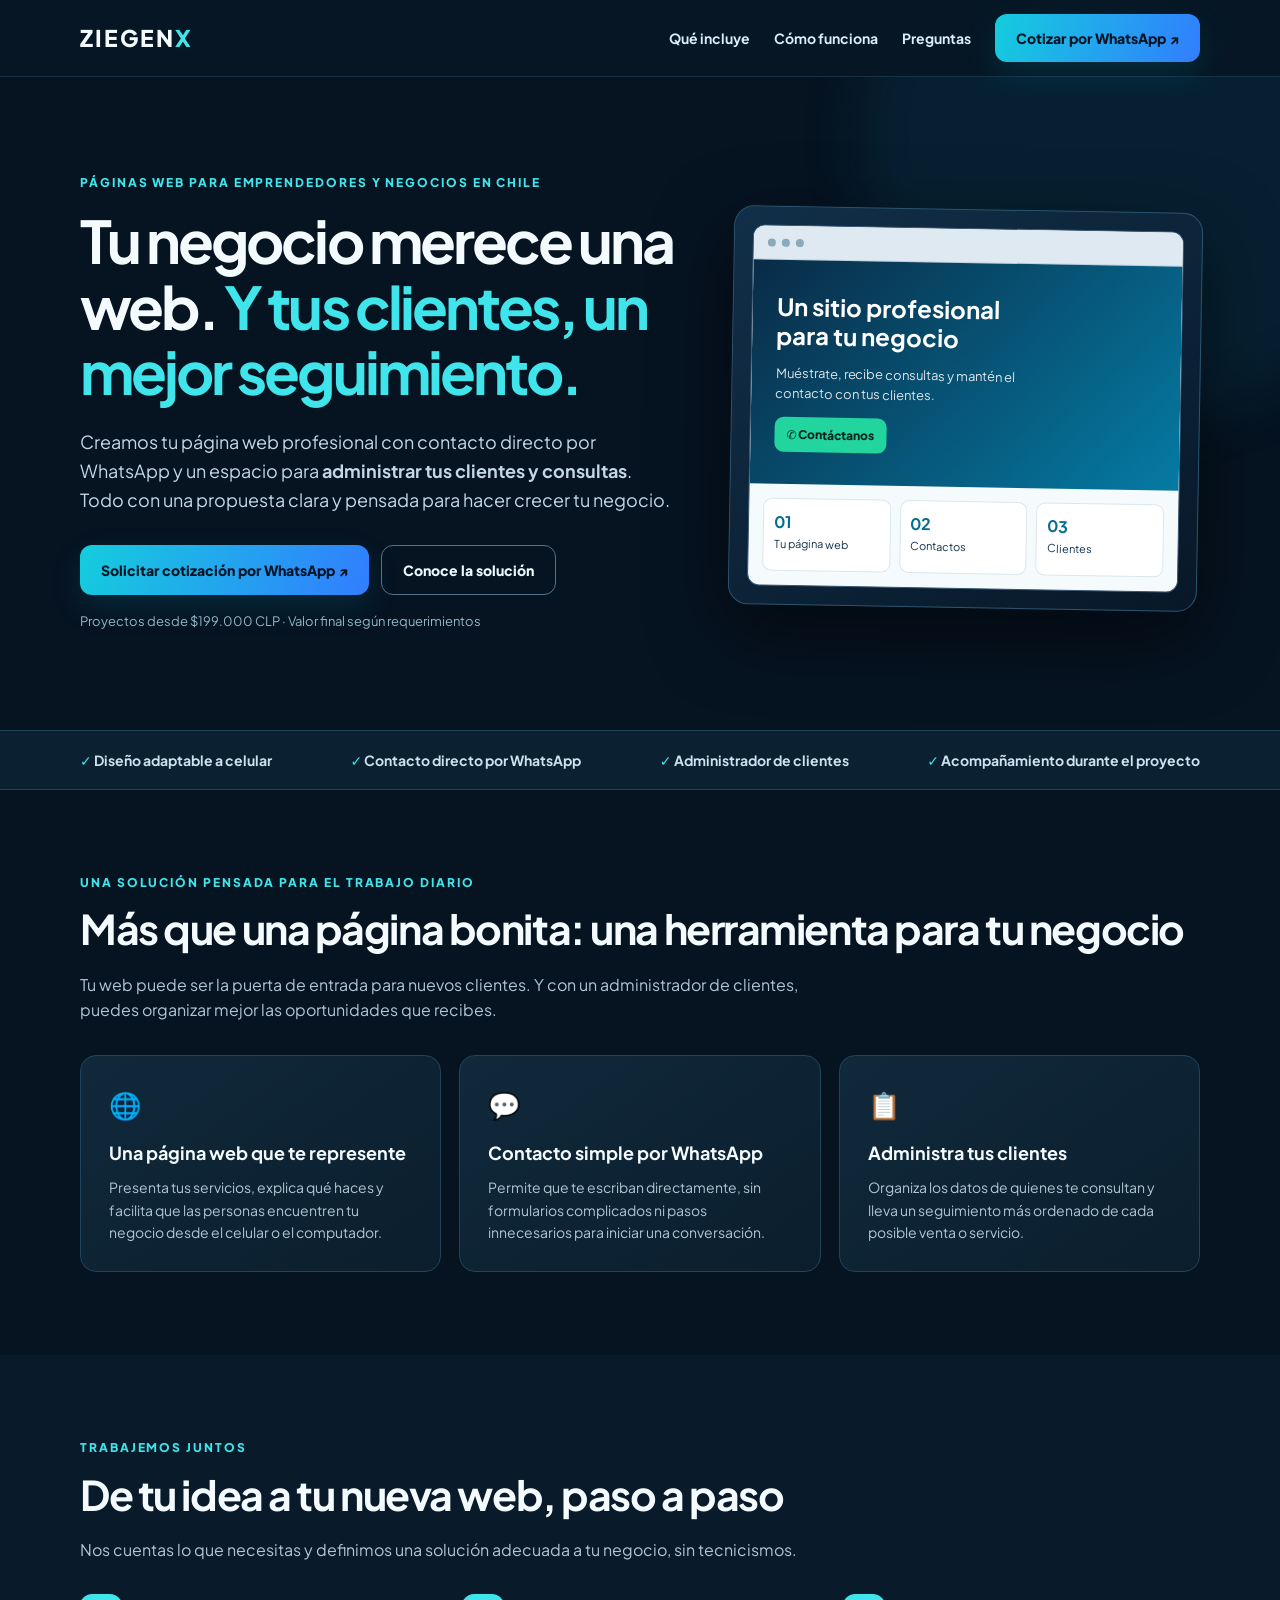
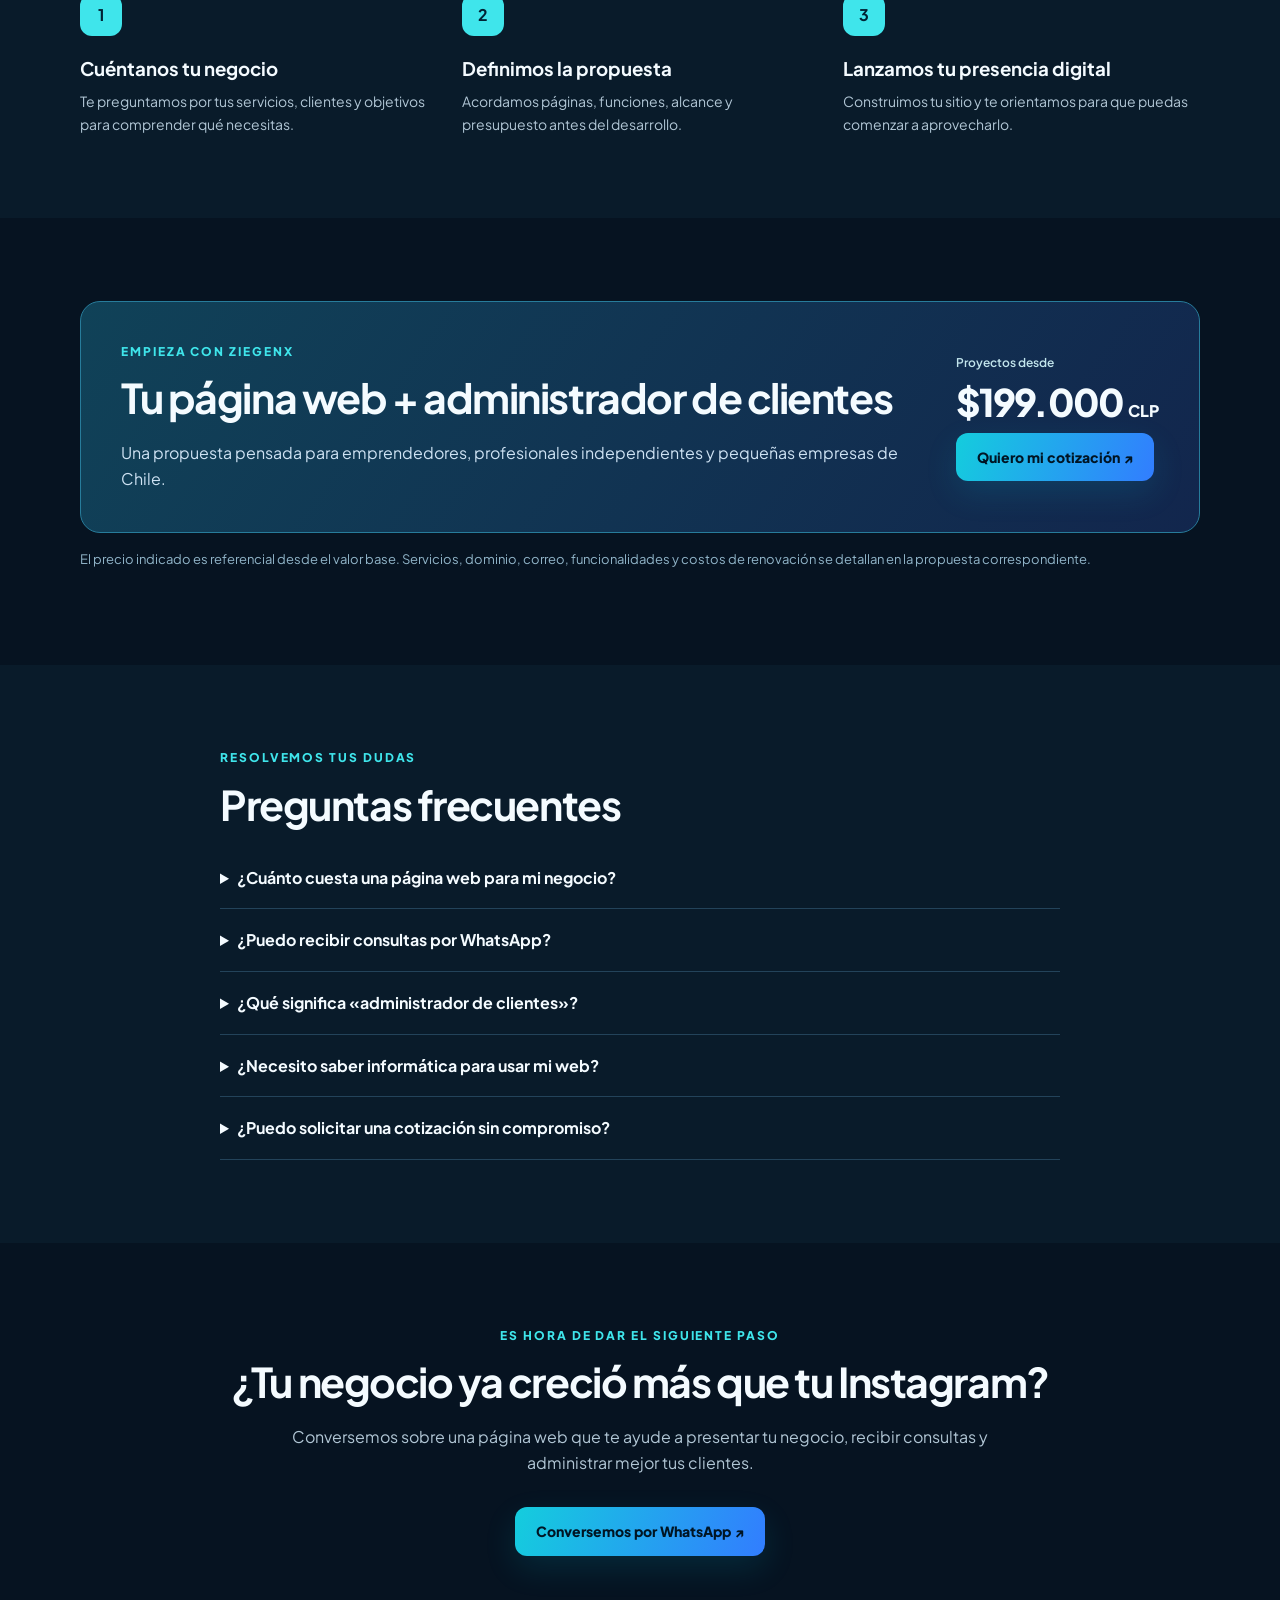
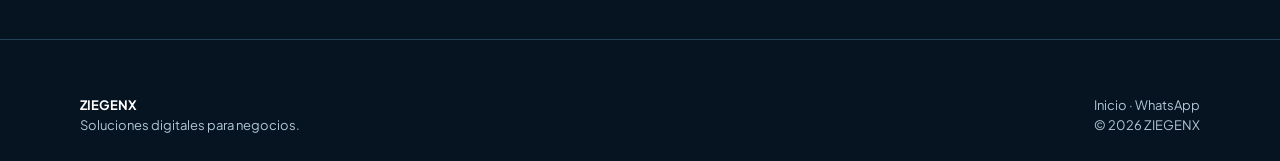
<file: paginas-web-para-negocios/index.html>
<!doctype html>
<html lang="es-CL">
<head>
<meta charset="utf-8">
<meta name="viewport" content="width=device-width, initial-scale=1">
<meta name="robots" content="index,follow,max-image-preview:large">
<title>Páginas Web para Negocios en Chile desde $199.000 | ZIEGENX</title>
<meta name="description" content="Creamos páginas web para negocios y emprendedores en Chile, con WhatsApp y un administrador para organizar tus clientes y consultas. Cotiza con ZIEGENX desde $199.000 CLP.">
<link rel="canonical" href="https://ziegenx.com/paginas-web-para-negocios/">
<meta name="theme-color" content="#061321">
<meta property="og:type" content="website">
<meta property="og:locale" content="es_CL">
<meta property="og:site_name" content="ZIEGENX">
<meta property="og:title" content="Página web + administrador de clientes para tu negocio | ZIEGENX">
<meta property="og:description" content="Haz crecer tu negocio con una web profesional, consultas por WhatsApp y un espacio para administrar clientes. Desde $199.000 CLP.">
<meta property="og:url" content="https://ziegenx.com/paginas-web-para-negocios/">
<meta name="twitter:card" content="summary">
<link rel="icon" href="/favicon.ico" sizes="any">
<link rel="preconnect" href="https://fonts.googleapis.com">
<link rel="preconnect" href="https://fonts.gstatic.com" crossorigin>
<link href="https://fonts.googleapis.com/css2?family=Plus+Jakarta+Sans:wght@400;500;600;700;800&display=swap" rel="stylesheet">
<script type="application/ld+json">{"@context":"https://schema.org","@graph":[{"@type":"WebPage","name":"Páginas web para negocios en Chile","url":"https://ziegenx.com/paginas-web-para-negocios/","description":"Diseño de páginas web para negocios y emprendedores en Chile con WhatsApp y administrador de clientes.","inLanguage":"es-CL","isPartOf":{"@type":"WebSite","name":"ZIEGENX","url":"https://ziegenx.com/"}},{"@type":"FAQPage","mainEntity":[{"@type":"Question","name":"¿Cuánto cuesta una página web para mi negocio?","acceptedAnswer":{"@type":"Answer","text":"En ZIEGENX ofrecemos soluciones de página web y administrador de clientes desde $199.000 CLP. El valor final depende del alcance del proyecto y de las funciones solicitadas."}},{"@type":"Question","name":"¿Puedo recibir consultas por WhatsApp desde mi página?","acceptedAnswer":{"@type":"Answer","text":"Sí. Podemos integrar botones de WhatsApp para que tus clientes te contacten directamente desde tu sitio web."}},{"@type":"Question","name":"¿Qué es el administrador de clientes?","acceptedAnswer":{"@type":"Answer","text":"Es un espacio para organizar la información de tus clientes y dar seguimiento a sus consultas. Las funciones concretas se definen en la propuesta de tu proyecto."}},{"@type":"Question","name":"¿Puedo pedir una cotización antes de contratar?","acceptedAnswer":{"@type":"Answer","text":"Sí. Puedes escribirnos por WhatsApp para contarnos qué tipo de negocio tienes y solicitar una propuesta."}}]}]}</script>
<style>
:root{color-scheme:dark;--bg:#061321;--panel:#0d2133;--line:#23435a;--muted:#b1c6d5;--white:#f4fbff;--cyan:#3fe5eb;--blue:#447bff}*{box-sizing:border-box}html{scroll-behavior:smooth}body{margin:0;background:var(--bg);color:var(--white);font-family:'Plus Jakarta Sans',system-ui,-apple-system,sans-serif;line-height:1.6}a{color:inherit}a:focus-visible,button:focus-visible{outline:3px solid var(--cyan);outline-offset:3px}.wrap{width:min(1120px,calc(100% - 40px));margin:auto}.top{position:sticky;top:0;z-index:20;border-bottom:1px solid #204059a8;background:#071725ed;backdrop-filter:blur(14px)}.top .wrap{min-height:76px;display:flex;align-items:center;justify-content:space-between;gap:20px}.brand{text-decoration:none;font-weight:800;font-size:23px;letter-spacing:.09em}.brand span{color:var(--cyan)}nav{display:flex;gap:24px;align-items:center}nav a{text-decoration:none;font-weight:700;font-size:14px;color:#d9eef7}.btn{display:inline-flex;justify-content:center;align-items:center;padding:13px 21px;border-radius:12px;background:linear-gradient(110deg,#14cddd,#327dff);font-size:14px;font-weight:800;color:#001524;text-decoration:none;box-shadow:0 12px 32px #00c8eb20}.btn.alt{background:transparent;color:#edfbff;border:1px solid #50748e;box-shadow:none}.hero{padding:96px 0 85px;position:relative;overflow:hidden}.hero:before{content:'';position:absolute;width:560px;height:560px;right:-140px;top:-220px;border-radius:50%;background:#08799a22;filter:blur(28px)}.hero .wrap{position:relative;display:grid;grid-template-columns:1.12fr .88fr;gap:55px;align-items:center}.eyebrow{font-weight:800;color:var(--cyan);font-size:12px;letter-spacing:.16em;text-transform:uppercase}h1{font-size:clamp(35px,4.6vw,62px);line-height:1.11;letter-spacing:-.05em;margin:16px 0 24px}h1 em{font-style:normal;color:var(--cyan)}.lead{color:#c3d7e6;font-size:18px;max-width:660px}.actions{display:flex;flex-wrap:wrap;gap:12px;margin-top:30px}.note{font-size:13px;color:#91b5c9;margin-top:16px}.mock{background:linear-gradient(145deg,#112f48,#081829);border:1px solid #2b5670;box-shadow:0 25px 75px #0008;border-radius:20px;padding:18px;transform:rotate(1deg)}.browser{border:1px solid #385771;border-radius:12px;overflow:hidden;background:#f5fafc;color:#12314a}.browserbar{height:34px;background:#dfe9f1;border-bottom:1px solid #bfd2df;display:flex;align-items:center;padding:0 14px;gap:6px}.dot{height:8px;width:8px;background:#8ba9bd;border-radius:50%}.mockhero{padding:32px 24px;background:linear-gradient(135deg,#092b46,#057ba4);color:white}.mockhero b{font-size:24px;line-height:1.2;display:block}.mockhero p{font-size:13px;opacity:.85;max-width:270px}.mockpill{display:inline-block;background:#22d49e;color:#032620;padding:8px 12px;border-radius:9px;font-size:12px;font-weight:800}.mockcards{padding:14px;display:grid;grid-template-columns:repeat(3,1fr);gap:9px}.mockcards div{background:white;border:1px solid #dbe7ed;border-radius:9px;min-height:73px;padding:10px;font-size:11px}.mockcards strong{display:block;color:#066d8e;font-size:16px}.strip{background:#0b2031;border-top:1px solid var(--line);border-bottom:1px solid var(--line);padding:18px 0}.strip .wrap{display:flex;gap:20px;justify-content:space-between;flex-wrap:wrap;font-weight:700;font-size:14px;color:#cbe3f1}.strip strong{color:var(--cyan)}section.section{padding:83px 0}h2{font-size:clamp(27px,3.5vw,41px);line-height:1.2;letter-spacing:-.035em;margin:12px 0 18px}.intro{max-width:720px;color:var(--muted);margin:0 0 32px}.cards{display:grid;grid-template-columns:repeat(3,1fr);gap:18px}.card{border:1px solid var(--line);background:linear-gradient(145deg,#10293b,#0b1e2d);border-radius:16px;padding:28px}.ic{font-size:26px}.card h3{margin:14px 0 8px;font-size:18px}.card p{margin:0;color:var(--muted);font-size:14px}.light{background:#091b2a}.steps{display:grid;grid-template-columns:repeat(3,1fr);gap:25px}.step b{display:flex;align-items:center;justify-content:center;width:42px;height:42px;border-radius:12px;color:#002334;background:var(--cyan)}.step h3{margin:18px 0 6px}.step p{margin:0;color:var(--muted);font-size:14px}.offer{display:grid;grid-template-columns:1fr auto;gap:30px;align-items:center;padding:40px;border:1px solid #277c9b;border-radius:20px;background:linear-gradient(125deg,#104258,#12264d)}.price{font-size:38px;font-weight:800;letter-spacing:-.05em}.price small{display:block;color:#c2e5ec;font-size:12px;font-weight:600;letter-spacing:0}.offer p{color:#cee2f3;margin:10px 0 0}.faq{max-width:840px}.faq details{padding:18px 0;border-bottom:1px solid var(--line)}.faq summary{font-weight:700;cursor:pointer}.faq p{color:var(--muted);margin:10px 0}.bottom{padding:55px 0 25px;border-top:1px solid var(--line);color:var(--muted);font-size:13px}.bottom .wrap{display:flex;justify-content:space-between;gap:20px;flex-wrap:wrap}.bottom a{text-decoration:none}.bottom a:hover,nav a:hover{color:var(--cyan)}@media(max-width:800px){nav a:not(.btn){display:none}.hero{padding:64px 0}.hero .wrap{grid-template-columns:1fr;gap:34px}.mock{max-width:570px}.cards,.steps{grid-template-columns:1fr}.offer{grid-template-columns:1fr;padding:29px}.strip .wrap{flex-direction:column;gap:8px}section.section{padding:65px 0}h1{font-size:39px}}@media(max-width:390px){.wrap{width:min(100% - 28px,1120px)}.top .wrap{min-height:69px}.brand{font-size:19px}.btn{padding:12px 14px}.hero h1{font-size:33px}}
</style>
</head>
<body>
<header class="top"><div class="wrap"><a class="brand" href="/" aria-label="Ir al inicio de ZIEGENX">ZIEGEN<span>X</span></a><nav aria-label="Navegación principal"><a href="#solucion">Qué incluye</a><a href="#proceso">Cómo funciona</a><a href="#preguntas">Preguntas</a><a class="btn" href="https://wa.me/56968531333?text=Hola%2C%20quiero%20cotizar%20una%20p%C3%A1gina%20web%20para%20mi%20negocio%20en%20Chile" target="_blank" rel="noopener noreferrer">Cotizar por WhatsApp ↗</a></nav></div></header>
<main>
<section class="hero"><div class="wrap"><div><div class="eyebrow">Páginas web para emprendedores y negocios en Chile</div><h1>Tu negocio merece una web. <em>Y tus clientes, un mejor seguimiento.</em></h1><p class="lead">Creamos tu página web profesional con contacto directo por WhatsApp y un espacio para <strong>administrar tus clientes y consultas</strong>. Todo con una propuesta clara y pensada para hacer crecer tu negocio.</p><div class="actions"><a class="btn" href="https://wa.me/56968531333?text=Hola%20ZIEGENX%2C%20quiero%20cotizar%20mi%20p%C3%A1gina%20web%20desde%20%24199.000%20CLP" target="_blank" rel="noopener noreferrer">Solicitar cotización por WhatsApp ↗</a><a class="btn alt" href="#solucion">Conoce la solución</a></div><p class="note">Proyectos desde $199.000 CLP · Valor final según requerimientos</p></div><div class="mock" aria-label="Ilustración conceptual de una web y panel de clientes"><div class="browser"><div class="browserbar"><i class="dot"></i><i class="dot"></i><i class="dot"></i></div><div class="mockhero"><b>Un sitio profesional<br>para tu negocio</b><p>Muéstrate, recibe consultas y mantén el contacto con tus clientes.</p><span class="mockpill">✆ Contáctanos</span></div><div class="mockcards"><div><strong>01</strong>Tu página web</div><div><strong>02</strong>Contactos</div><div><strong>03</strong>Clientes</div></div></div></div></div></section>
<div class="strip"><div class="wrap"><span><strong>✓</strong> Diseño adaptable a celular</span><span><strong>✓</strong> Contacto directo por WhatsApp</span><span><strong>✓</strong> Administrador de clientes</span><span><strong>✓</strong> Acompañamiento durante el proyecto</span></div></div>
<section class="section" id="solucion"><div class="wrap"><div class="eyebrow">Una solución pensada para el trabajo diario</div><h2>Más que una página bonita: una herramienta para tu negocio</h2><p class="intro">Tu web puede ser la puerta de entrada para nuevos clientes. Y con un administrador de clientes, puedes organizar mejor las oportunidades que recibes.</p><div class="cards"><article class="card"><div class="ic">🌐</div><h3>Una página web que te represente</h3><p>Presenta tus servicios, explica qué haces y facilita que las personas encuentren tu negocio desde el celular o el computador.</p></article><article class="card"><div class="ic">💬</div><h3>Contacto simple por WhatsApp</h3><p>Permite que te escriban directamente, sin formularios complicados ni pasos innecesarios para iniciar una conversación.</p></article><article class="card"><div class="ic">📋</div><h3>Administra tus clientes</h3><p>Organiza los datos de quienes te consultan y lleva un seguimiento más ordenado de cada posible venta o servicio.</p></article></div></div></section>
<section class="section light" id="proceso"><div class="wrap"><div class="eyebrow">Trabajemos juntos</div><h2>De tu idea a tu nueva web, paso a paso</h2><p class="intro">Nos cuentas lo que necesitas y definimos una solución adecuada a tu negocio, sin tecnicismos.</p><div class="steps"><div class="step"><b>1</b><h3>Cuéntanos tu negocio</h3><p>Te preguntamos por tus servicios, clientes y objetivos para comprender qué necesitas.</p></div><div class="step"><b>2</b><h3>Definimos la propuesta</h3><p>Acordamos páginas, funciones, alcance y presupuesto antes del desarrollo.</p></div><div class="step"><b>3</b><h3>Lanzamos tu presencia digital</h3><p>Construimos tu sitio y te orientamos para que puedas comenzar a aprovecharlo.</p></div></div></div></section>
<section class="section" id="precio"><div class="wrap"><div class="offer"><div><div class="eyebrow">Empieza con ZIEGENX</div><h2>Tu página web + administrador de clientes</h2><p>Una propuesta pensada para emprendedores, profesionales independientes y pequeñas empresas de Chile.</p></div><div><div class="price"><small>Proyectos desde</small>$199.000 <span style="font-size:16px;letter-spacing:0">CLP</span></div><a class="btn" href="https://wa.me/56968531333?text=Hola%2C%20quiero%20saber%20qu%C3%A9%20incluye%20la%20soluci%C3%B3n%20web%20%2B%20administrador%20de%20clientes%20desde%20%24199.000%20CLP" target="_blank" rel="noopener noreferrer">Quiero mi cotización ↗</a></div></div><p class="note">El precio indicado es referencial desde el valor base. Servicios, dominio, correo, funcionalidades y costos de renovación se detallan en la propuesta correspondiente.</p></div></section>
<section class="section light" id="preguntas"><div class="wrap faq"><div class="eyebrow">Resolvemos tus dudas</div><h2>Preguntas frecuentes</h2><details><summary>¿Cuánto cuesta una página web para mi negocio?</summary><p>En ZIEGENX desarrollamos soluciones desde $199.000 CLP. El presupuesto definitivo dependerá de lo que tu negocio necesite.</p></details><details><summary>¿Puedo recibir consultas por WhatsApp?</summary><p>Sí, podemos incorporar botones para que tus visitantes te escriban directamente a tu WhatsApp.</p></details><details><summary>¿Qué significa «administrador de clientes»?</summary><p>Es un espacio donde puedes organizar los datos y consultas de tus clientes para darles seguimiento. Las funcionalidades concretas se acuerdan según cada proyecto.</p></details><details><summary>¿Necesito saber informática para usar mi web?</summary><p>No necesitas ser experto. Nuestro objetivo es entregarte una solución fácil de entender y explicarte cómo utilizar las funciones contratadas.</p></details><details><summary>¿Puedo solicitar una cotización sin compromiso?</summary><p>Claro. Escríbenos por WhatsApp, cuéntanos tu negocio y te orientaremos con una propuesta.</p></details></div></section>
<section class="section"><div class="wrap" style="text-align:center"><div class="eyebrow">Es hora de dar el siguiente paso</div><h2>¿Tu negocio ya creció más que tu Instagram?</h2><p class="intro" style="margin-inline:auto">Conversemos sobre una página web que te ayude a presentar tu negocio, recibir consultas y administrar mejor tus clientes.</p><a class="btn" href="https://wa.me/56968531333?text=Hola%20ZIEGENX%2C%20quiero%20una%20p%C3%A1gina%20web%20para%20mi%20negocio" target="_blank" rel="noopener noreferrer">Conversemos por WhatsApp ↗</a></div></section>
</main><footer class="bottom"><div class="wrap"><div><strong style="color:#fff">ZIEGENX</strong><br>Soluciones digitales para negocios.</div><div><a href="/">Inicio</a> · <a href="https://wa.me/56968531333" target="_blank" rel="noopener noreferrer">WhatsApp</a><br>© <span id="year">2026</span> ZIEGENX</div></div></footer>
<script>document.getElementById('year').textContent=new Date().getFullYear();</script>
</body></html>
</file>
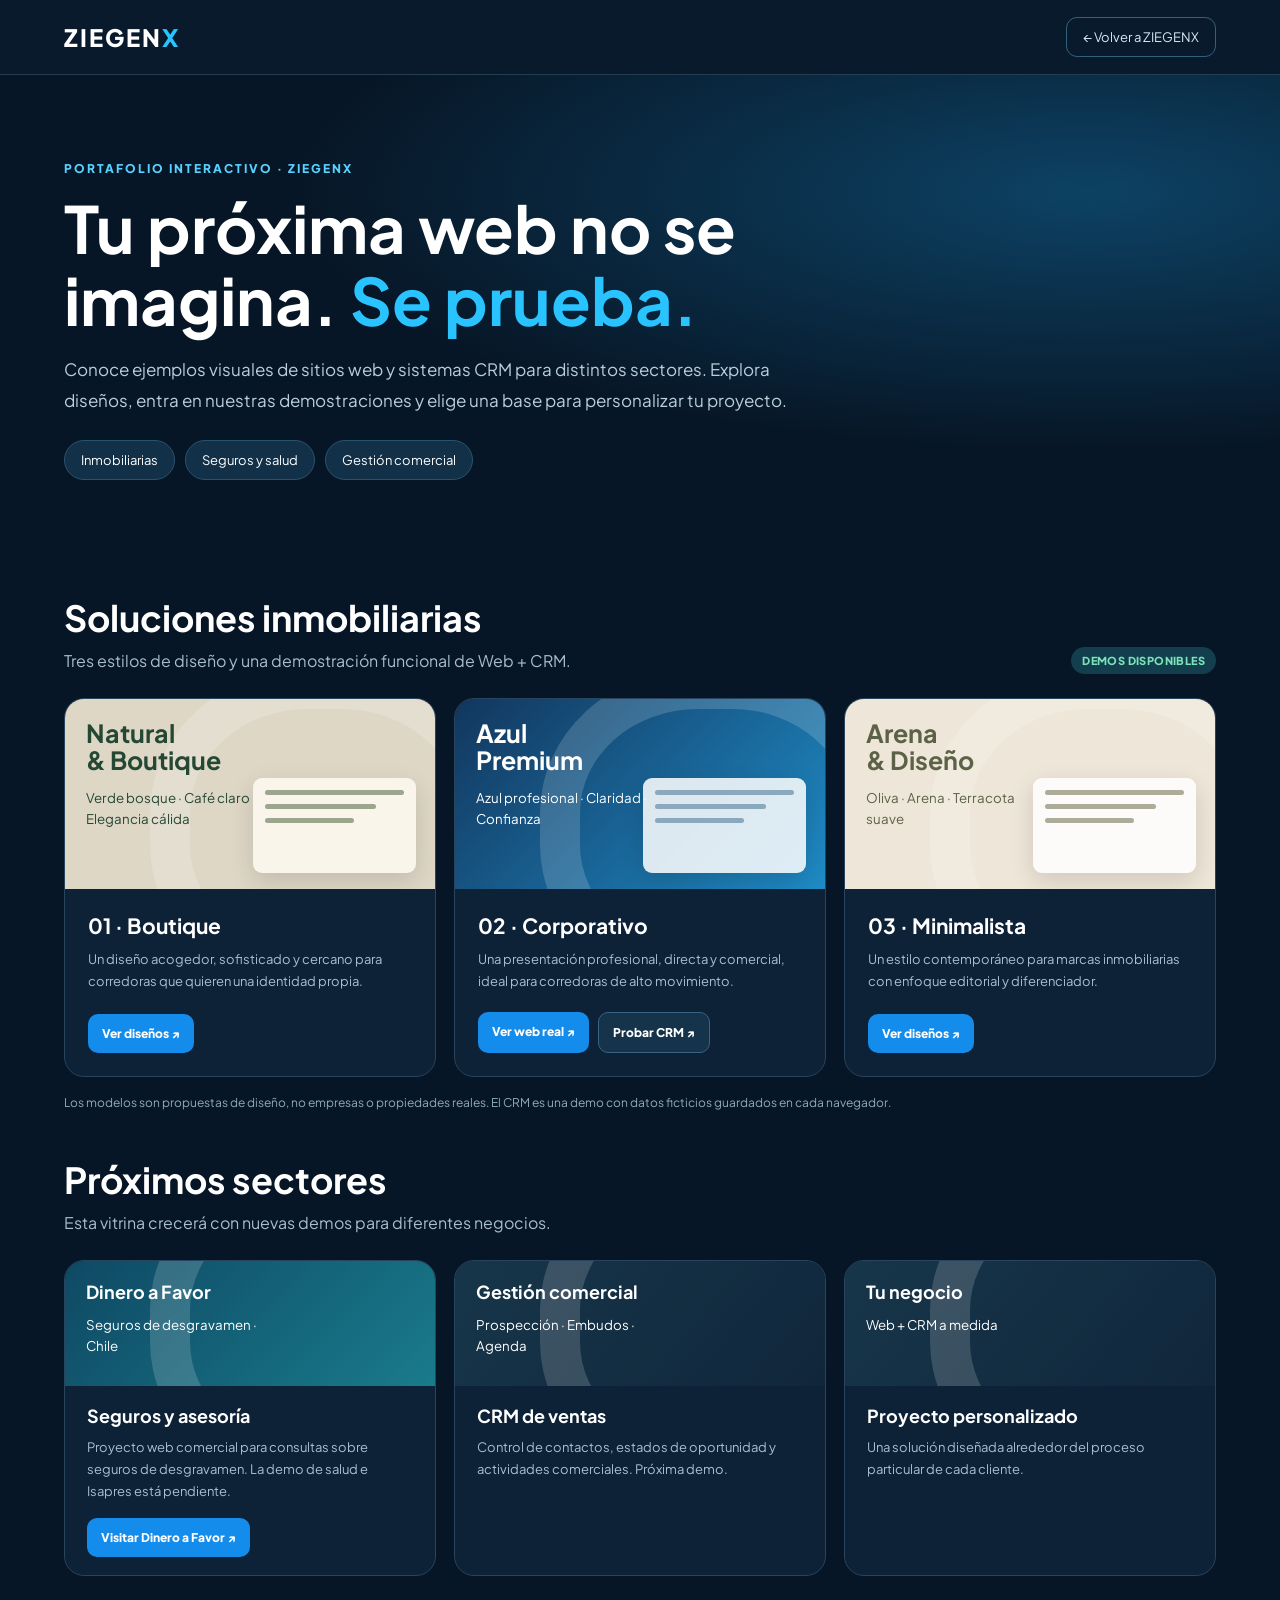
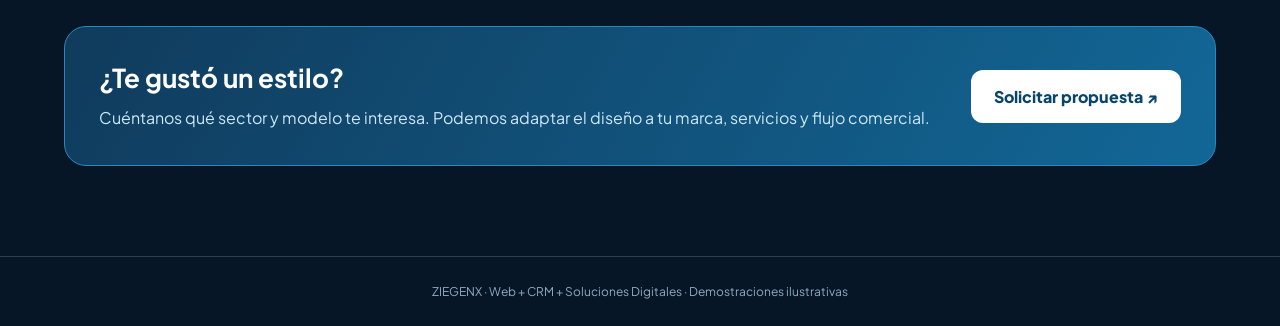
<file: soluciones/index.html>
<!DOCTYPE html>
<html lang="es"><head><meta charset="utf-8"><meta name="viewport" content="width=device-width, initial-scale=1"><title>Soluciones y demostraciones | ZIEGENX</title><meta name="description" content="Explora páginas web y CRM demostrativos por rubro: inmobiliarias, salud y gestión comercial."><link rel="preconnect" href="https://fonts.googleapis.com"><link rel="preconnect" href="https://fonts.gstatic.com" crossorigin><link href="https://fonts.googleapis.com/css2?family=Plus+Jakarta+Sans:wght@400;500;600;700;800&display=swap" rel="stylesheet"><style>
:root{--navy:#071626;--card:#0d2137;--border:#21405b;--accent:#29c4ff;--muted:#a7bdd0}*{box-sizing:border-box}html{scroll-behavior:smooth}body{margin:0;background:var(--navy);color:#fff;font-family:'Plus Jakarta Sans',Arial,sans-serif}a{text-decoration:none;color:inherit}.wrap{width:min(1170px,90%);margin:auto}header{border-bottom:1px solid #233d51;background:#081a2b;position:sticky;top:0;z-index:4}.top{display:flex;align-items:center;justify-content:space-between;gap:16px;min-height:74px}.logo{font-size:24px;font-weight:800;letter-spacing:2px}.logo span{color:var(--accent)}.top .back{font-size:13px;color:#d4e9f8;border:1px solid #34617a;padding:11px 16px;border-radius:11px}.top .back:hover{background:#12364c}.hero{padding:86px 0 65px;background:radial-gradient(ellipse at 85% 25%,#0d4264 0,transparent 52%)}.eyebrow{color:#57d2ff;font-size:12px;letter-spacing:2px;text-transform:uppercase;font-weight:800}.hero h1{font-size:clamp(36px,5.5vw,65px);line-height:1.1;margin:16px 0 19px;max-width:950px}.hero h1 em{font-style:normal;color:var(--accent)}.hero p{color:#b9cddd;line-height:1.8;font-size:17px;max-width:750px}.chips{display:flex;gap:10px;flex-wrap:wrap;margin-top:25px}.chips a{background:#123047;border:1px solid #29536c;border-radius:50px;padding:11px 16px;font-size:13px}.chips a:hover{border-color:var(--accent)}main{padding:5px 0 90px}.section-title{display:flex;justify-content:space-between;gap:20px;align-items:flex-end;margin:45px 0 24px}.section-title h2{font-size:clamp(27px,3.3vw,36px);margin:0 0 8px}.section-title p{color:var(--muted);margin:0;line-height:1.6}.label{font-size:11px;font-weight:800;letter-spacing:.4px;padding:7px 11px;border-radius:30px;white-space:nowrap;background:#123e4d;color:#7ce3ba}.grid{display:grid;grid-template-columns:repeat(3,minmax(0,1fr));gap:18px}.card{overflow:hidden;background:var(--card);border:1px solid #29445d;border-radius:20px;display:flex;flex-direction:column}.preview{height:190px;position:relative;overflow:hidden;padding:21px}.preview:before{content:'';position:absolute;right:-65px;bottom:-100px;width:270px;height:240px;border:40px solid rgba(255,255,255,.16);border-radius:45%}.preview b{display:block;font-size:25px;position:relative;line-height:1.1}.preview small{display:block;position:relative;margin-top:12px;max-width:180px;line-height:1.6}.preview .mock{position:absolute;right:19px;bottom:16px;width:44%;height:95px;background:#ffffffd9;border-radius:9px;box-shadow:0 8px 25px #0002;padding:12px}.mock i{display:block;background:#adbcc1;height:5px;border-radius:4px;margin-bottom:9px}.mock i:nth-child(2){width:80%}.mock i:nth-child(3){width:64%}.green{background:#ded7c6;color:#244834}.green .mock{background:#f9f5eb}.green .mock i{background:#9ca68e}.blue{background:linear-gradient(135deg,#12365d,#1f8cc7);color:#fff}.blue .mock i{background:#8ba9bd}.sand{background:#eee6d8;color:#5b6246}.sand .mock i{background:#adac9b}.content{padding:23px;display:flex;flex:1;flex-direction:column}.content h3{font-size:21px;margin:0 0 9px}.content p{font-size:13px;line-height:1.7;color:#a8bfd3;margin:0 0 20px}.actions{margin-top:auto;display:flex;gap:9px;flex-wrap:wrap}.btn{background:#148cec;padding:12px 14px;border-radius:10px;font-weight:800;font-size:12px;text-align:center}.btn:hover{background:#26acfa}.btn.alt{background:#15334a;border:1px solid #376482}.other{margin-top:12px}.future{position:relative;min-height:230px}.future .preview{height:125px;background:linear-gradient(130deg,#17364a,#10263b)}.future .preview b{font-size:18px}.future .content{padding:18px 22px}.future .content h3{font-size:18px}.future .content p{margin:0}.soon{position:absolute;top:18px;right:18px;background:#f5c77b;color:#2d2414;font-weight:800;border-radius:30px;font-size:10px;padding:7px 10px}.finish{margin-top:50px;padding:34px;background:linear-gradient(120deg,#103b5c,#126797);border:1px solid #2789bf;border-radius:22px;display:flex;align-items:center;justify-content:space-between;gap:20px}.finish h2{margin:0 0 10px;font-size:26px}.finish p{margin:0;color:#cee8f9;line-height:1.7}.finish a{white-space:nowrap;background:#fff;color:#07456a;padding:16px 23px;border-radius:12px;font-weight:800}footer{border-top:1px solid #274056;text-align:center;color:#8fabc1;font-size:12px;padding:27px}.note{margin-top:16px;color:#8faabb;font-size:12px;line-height:1.6}@media(max-width:850px){.grid{grid-template-columns:1fr 1fr}.finish{align-items:flex-start;flex-direction:column}}@media(max-width:600px){.grid{grid-template-columns:1fr}.section-title{align-items:flex-start;flex-direction:column}.hero{padding:59px 0 38px}.top{min-height:64px}.logo{font-size:20px}.top .back{font-size:11px;padding:10px}.finish{padding:24px}}
</style></head><body><header><div class="wrap top"><a class="logo" href="/">ZIEGEN<span>X</span></a><a class="back" href="/">← Volver a ZIEGENX</a></div></header><section class="hero"><div class="wrap"><div class="eyebrow">Portafolio interactivo · ZIEGENX</div><h1>Tu próxima web no se imagina. <em>Se prueba.</em></h1><p>Conoce ejemplos visuales de sitios web y sistemas CRM para distintos sectores. Explora diseños, entra en nuestras demostraciones y elige una base para personalizar tu proyecto.</p><div class="chips"><a href="#inmobiliaria">Inmobiliarias</a><a href="#proximamente">Seguros y salud</a><a href="#proximamente">Gestión comercial</a></div></div></section><main class="wrap"><section id="inmobiliaria"><div class="section-title"><div><h2>Soluciones inmobiliarias</h2><p>Tres estilos de diseño y una demostración funcional de Web + CRM.</p></div><span class="label">DEMOS DISPONIBLES</span></div><div class="grid"><article class="card"><div class="preview green"><b>Natural<br>& Boutique</b><small>Verde bosque · Café claro · Elegancia cálida</small><div class="mock"><i></i><i></i><i></i></div></div><div class="content"><h3>01 · Boutique</h3><p>Un diseño acogedor, sofisticado y cercano para corredoras que quieren una identidad propia.</p><div class="actions"><a class="btn" href="/corredor/ejemplos/">Ver diseños ↗</a></div></div></article><article class="card"><div class="preview blue"><b>Azul<br>Premium</b><small>Azul profesional · Claridad · Confianza</small><div class="mock"><i></i><i></i><i></i></div></div><div class="content"><h3>02 · Corporativo</h3><p>Una presentación profesional, directa y comercial, ideal para corredoras de alto movimiento.</p><div class="actions"><a class="btn" href="/corredor/">Ver web real ↗</a><a class="btn alt" href="/corredor/?vista=crm">Probar CRM ↗</a></div></div></article><article class="card"><div class="preview sand"><b>Arena<br>& Diseño</b><small>Oliva · Arena · Terracota suave</small><div class="mock"><i></i><i></i><i></i></div></div><div class="content"><h3>03 · Minimalista</h3><p>Un estilo contemporáneo para marcas inmobiliarias con enfoque editorial y diferenciador.</p><div class="actions"><a class="btn" href="/corredor/ejemplos/">Ver diseños ↗</a></div></div></article></div><p class="note">Los modelos son propuestas de diseño, no empresas o propiedades reales. El CRM es una demo con datos ficticios guardados en cada navegador.</p></section><section id="proximamente" class="other"><div class="section-title"><div><h2>Próximos sectores</h2><p>Esta vitrina crecerá con nuevas demos para diferentes negocios.</p></div></div><div class="grid"><article class="card future"><span class="soon" style="background:#b3f3d9;color:#114834">WEB PUBLICADA</span><div class="preview" style="background:linear-gradient(135deg,#0f4964,#197b8b)"><b>Dinero a Favor</b><small>Seguros de desgravamen · Chile</small></div><div class="content"><h3>Seguros y asesoría</h3><p>Proyecto web comercial para consultas sobre seguros de desgravamen. La demo de salud e Isapres está pendiente.</p><div class="actions" style="margin-top:16px"><a class="btn" href="https://www.dineroafavor.cl/" target="_blank" rel="noopener noreferrer">Visitar Dinero a Favor ↗</a></div></div></article><article class="card future"><span class="soon">EN DESARROLLO</span><div class="preview"><b>Gestión comercial</b><small>Prospección · Embudos · Agenda</small></div><div class="content"><h3>CRM de ventas</h3><p>Control de contactos, estados de oportunidad y actividades comerciales. Próxima demo.</p></div></article><article class="card future"><span class="soon">EN DESARROLLO</span><div class="preview"><b>Tu negocio</b><small>Web + CRM a medida</small></div><div class="content"><h3>Proyecto personalizado</h3><p>Una solución diseñada alrededor del proceso particular de cada cliente.</p></div></article></div></section><section class="finish"><div><h2>¿Te gustó un estilo?</h2><p>Cuéntanos qué sector y modelo te interesa. Podemos adaptar el diseño a tu marca, servicios y flujo comercial.</p></div><a href="mailto:contacto@ziegenx.com?subject=Quiero%20una%20demo%20ZIEGENX">Solicitar propuesta ↗</a></section></main><footer>ZIEGENX · Web + CRM + Soluciones Digitales · Demostraciones ilustrativas</footer></body></html>
</file>
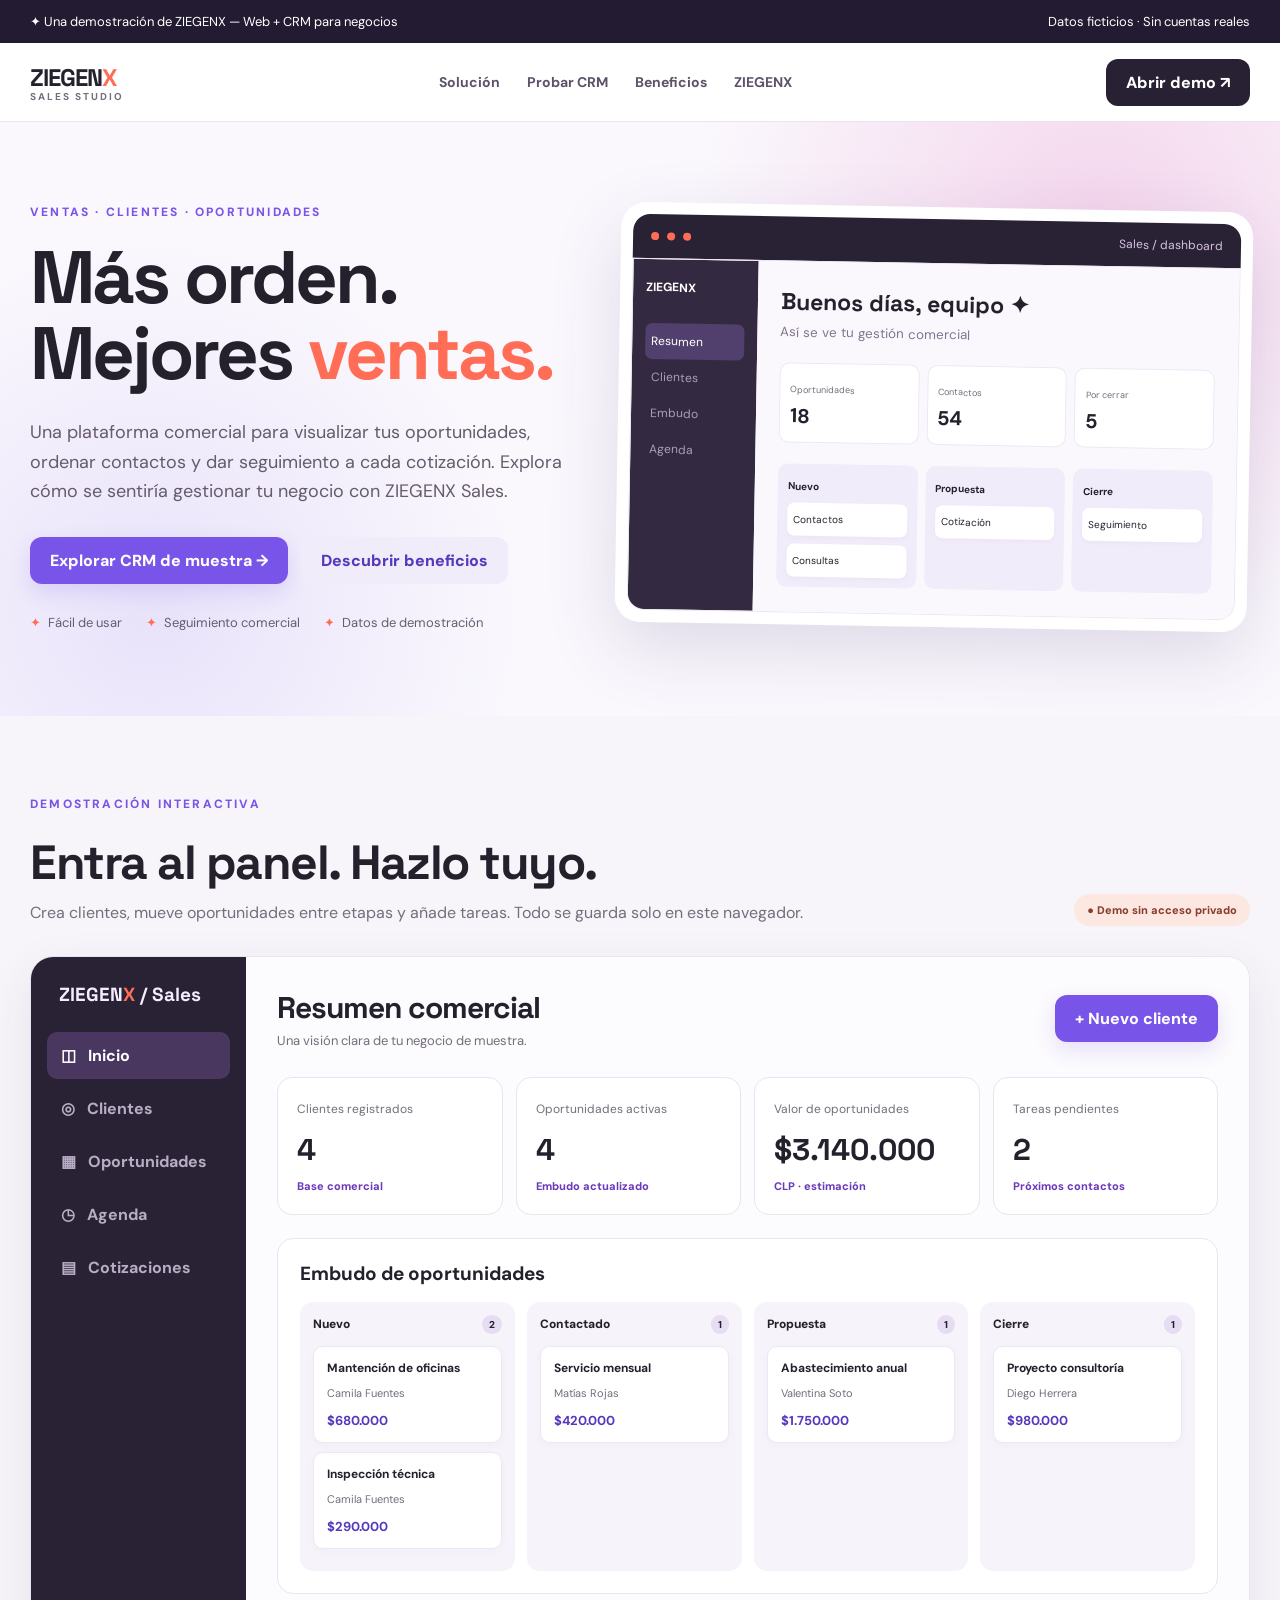
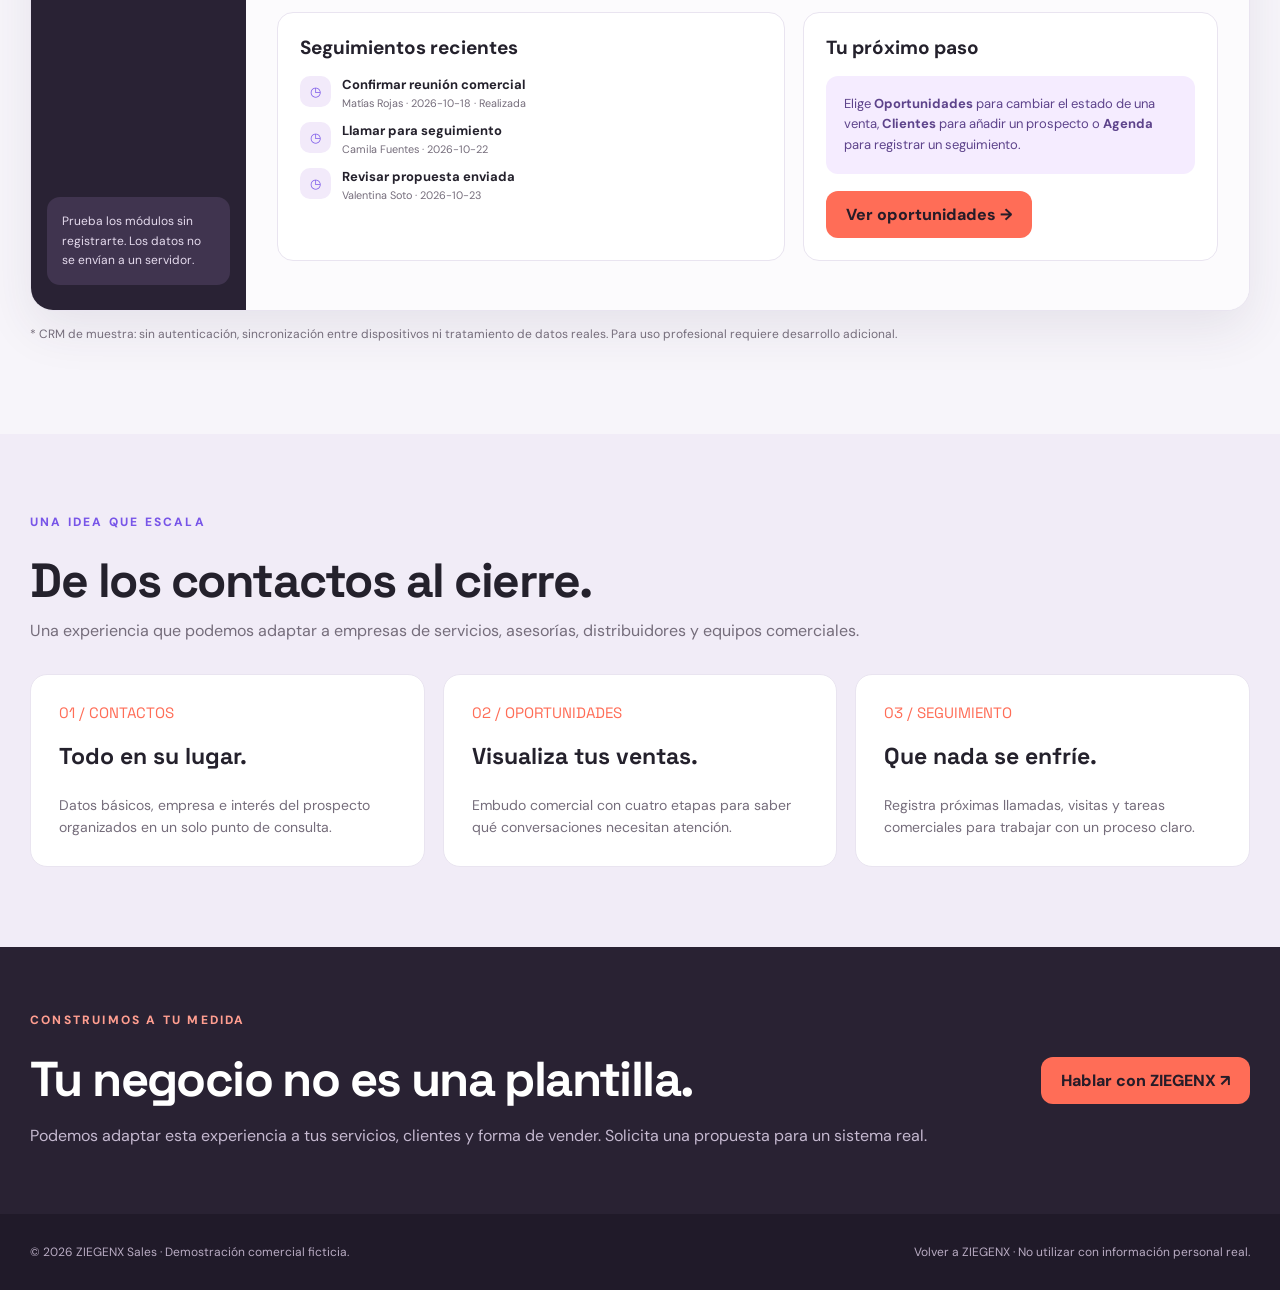
<file: ventas/index.html>
<!DOCTYPE html>
<html lang="es">
<head>
<meta charset="UTF-8"><meta name="viewport" content="width=device-width,initial-scale=1">
<meta name="description" content="ZIEGENX Sales: demostración interactiva de una plataforma para gestionar clientes, oportunidades y cotizaciones.">
<title>ZIEGENX Sales | CRM de ventas — Demostración</title>
<link rel="preconnect" href="https://fonts.googleapis.com"><link rel="preconnect" href="https://fonts.gstatic.com" crossorigin>
<link href="https://fonts.googleapis.com/css2?family=DM+Sans:wght@400;500;600;700;800&family=Space+Grotesk:wght@500;600;700&display=swap" rel="stylesheet">
<style>
:root{--ink:#24212c;--muted:#756d7b;--purple:#7855e8;--purpleDark:#5638bc;--coral:#ff6d57;--bg:#f7f5fa;--line:#e9e4f0;--white:#fff;--shadow:0 18px 50px rgba(53,39,76,.09)}*{box-sizing:border-box}html{scroll-behavior:smooth}body{margin:0;background:var(--bg);color:var(--ink);font-family:'DM Sans',sans-serif}button,input,select,textarea{font:inherit}button{cursor:pointer}a{color:inherit;text-decoration:none}h1,h2,h3,h4,p{margin-top:0}h1,h2,h3,.brand{font-family:'Space Grotesk',sans-serif}.wrap{width:min(1220px,calc(100% - 44px));margin:auto}.topbar{background:#221b31;color:white;padding:13px 0;font-size:13px}.topbar .wrap{display:flex;justify-content:space-between;align-items:center;gap:12px}.topbar a{color:#fac2b9}.navbar{background:rgba(255,255,255,.94);border-bottom:1px solid var(--line);position:sticky;top:0;z-index:20;backdrop-filter:blur(15px)}.nav-inner{min-height:78px;display:flex;align-items:center;justify-content:space-between;gap:20px}.brand{font-size:24px;font-weight:700;letter-spacing:-1px}.brand i{font-style:normal;color:var(--coral)}.brand small{font-family:'DM Sans',sans-serif;font-size:10px;display:block;letter-spacing:2px;color:var(--muted);margin-top:-3px}.nav-links{display:flex;align-items:center;gap:27px;color:#5d5268;font-size:14px;font-weight:700}.nav-links a:hover{color:var(--purple)}.btn{border:0;border-radius:12px;padding:13px 20px;display:inline-flex;gap:9px;justify-content:center;align-items:center;font-weight:800;transition:.2s;text-align:center}.btn:hover{transform:translateY(-2px)}.btn-dark{background:#282134;color:white}.btn-primary{background:var(--purple);color:white;box-shadow:0 8px 20px rgba(120,85,232,.17)}.btn-coral{background:var(--coral);color:#261c28}.btn-light{background:#f0ecfa;color:var(--purpleDark)}.hero{background:radial-gradient(circle at 86% 19%,#f4d5ec 0%,transparent 34%),radial-gradient(circle at 12% 82%,#e8e2fa 0%,transparent 30%),#faf8fd;padding:82px 0 85px;overflow:hidden}.hero-grid{display:grid;grid-template-columns:.92fr 1.08fr;align-items:center;gap:50px}.eyebrow{font-weight:800;letter-spacing:2.2px;color:var(--purple);font-size:12px;margin-bottom:20px}.hero h1{font-size:clamp(48px,5.8vw,76px);line-height:1.03;letter-spacing:-3px;margin-bottom:25px}.hero h1 em{font-style:normal;color:var(--coral)}.hero p{font-size:18px;color:#665b6b;line-height:1.65;max-width:540px}.hero-actions{display:flex;gap:13px;flex-wrap:wrap;margin:30px 0}.hero-sub{display:flex;gap:24px;flex-wrap:wrap;color:#675d71;font-size:13px}.hero-sub span::before{content:'✦';color:var(--coral);margin-right:7px}.hero-preview{padding:12px;background:white;border-radius:25px;box-shadow:0 25px 70px rgba(66,44,109,.15);transform:rotate(1deg)}.preview-top{background:#292235;color:white;padding:14px 18px;border-radius:17px 17px 0 0;display:flex;align-items:center;gap:8px;font-size:12px}.dot{width:8px;height:8px;background:var(--coral);border-radius:100%}.preview-body{display:grid;grid-template-columns:125px 1fr;min-height:315px;border:1px solid #eee7f2;border-radius:0 0 17px 17px;overflow:hidden}.preview-side{background:#332a41;color:#a9a0b8;padding:20px 13px;font-size:12px}.preview-side strong{color:#fff;display:block;margin-bottom:28px}.preview-side div{padding:10px 6px}.preview-side div:first-of-type{background:#51406d;border-radius:7px;color:white}.preview-main{background:#faf8fd;padding:25px 23px}.preview-main h3{font-size:23px;margin-bottom:4px}.mini-metrics{display:grid;grid-template-columns:repeat(3,1fr);gap:8px;margin:21px 0}.mini-metrics div{background:white;padding:13px 10px;border:1px solid #eee8f4;border-radius:10px}.mini-metrics b{display:block;font-size:20px;margin-top:5px}.mini-metrics small{font-size:9px;color:var(--muted)}.mini-cols{display:grid;grid-template-columns:repeat(3,1fr);gap:8px}.mini-cols>div{background:#f1ecfa;border-radius:10px;padding:10px}.mini-cols strong{font-size:10px}.mini-cols span{display:block;background:white;padding:10px 6px;border-radius:7px;margin-top:8px;font-size:10px;box-shadow:0 2px 4px #ece4f3}.section{padding:80px 0}.section-intro{display:flex;justify-content:space-between;align-items:end;gap:24px;margin-bottom:30px}.section-intro h2{font-size:clamp(31px,4vw,48px);letter-spacing:-1.5px;margin-bottom:7px}.section-intro p{color:var(--muted);margin:0;line-height:1.6}.demo-label{background:#fce7e1;color:#8a3c2e;border-radius:999px;padding:9px 13px;font-size:11px;font-weight:800;white-space:nowrap}.app-shell{display:grid;grid-template-columns:215px minmax(0,1fr);min-height:690px;border:1px solid var(--line);border-radius:23px;overflow:hidden;background:white;box-shadow:var(--shadow)}.app-side{background:#292234;color:#f4edff;padding:25px 16px;display:flex;flex-direction:column;gap:25px}.app-side .side-brand{font-family:'Space Grotesk';font-size:19px;font-weight:700;padding:0 12px}.app-side .side-brand span{color:var(--coral)}.side-menu{display:grid;gap:6px}.side-menu button{background:transparent;color:#b8adc5;border:0;text-align:left;padding:13px 14px;border-radius:10px;display:flex;gap:12px;align-items:center;font-weight:700}.side-menu button.active,.side-menu button:hover{background:#49375f;color:#fff}.side-note{margin-top:auto;background:#40344f;padding:15px;border-radius:13px;color:#e5dbee;font-size:12px;line-height:1.6}.app-main{padding:31px;min-width:0;background:#fcfbfd}.app-head{display:flex;justify-content:space-between;gap:18px;align-items:center;margin-bottom:28px}.app-head h3{font-size:30px;letter-spacing:-1px;margin:0}.app-head p{margin:5px 0 0;color:var(--muted);font-size:13px}.app-actions{display:flex;gap:10px;align-items:center}.tab-content{display:none}.tab-content.active{display:block}.stats-grid{display:grid;grid-template-columns:repeat(4,minmax(0,1fr));gap:13px;margin-bottom:23px}.stat{background:white;border:1px solid var(--line);border-radius:15px;padding:19px}.stat span{font-size:12px;color:var(--muted)}.stat strong{display:block;font-family:'Space Grotesk';font-size:30px;margin:12px 0 5px}.stat small{color:#6b39bb;font-size:11px;font-weight:800}.panel{background:white;border:1px solid var(--line);border-radius:16px;padding:22px;margin-bottom:18px}.panel h4{font-size:19px;margin-bottom:16px}.pipeline{display:grid;grid-template-columns:repeat(4,minmax(0,1fr));gap:12px}.stage{background:#f6f3fa;padding:13px;border-radius:13px;min-height:185px}.stage-title{display:flex;justify-content:space-between;gap:5px;align-items:center;font-size:12px;font-weight:800;margin-bottom:12px}.count{border-radius:999px;background:#e6ddf3;padding:3px 7px;font-size:10px}.deal{background:white;border:1px solid #eee8f4;border-radius:10px;padding:13px;margin-bottom:9px;box-shadow:0 2px 9px rgba(70,50,80,.03)}.deal strong{display:block;font-size:12px;margin-bottom:5px;overflow-wrap:anywhere}.deal small{color:var(--muted);font-size:11px}.deal b{display:block;margin:10px 0 0;font-size:13px;color:var(--purpleDark)}.deal select{margin-top:11px;width:100%;font-size:11px;padding:8px;background:#f7f4fc;border:1px solid #eee7f2;border-radius:7px;color:#5a4b6b}.layout-two{display:grid;grid-template-columns:1.1fr .9fr;gap:18px}.activity{display:grid;gap:12px}.activity-row{display:flex;gap:11px;align-items:flex-start;font-size:13px}.activity-row .bullet{background:#f2eafa;color:var(--purple);width:31px;height:31px;border-radius:10px;display:grid;place-items:center;flex-shrink:0}.activity-row small{display:block;color:var(--muted);margin-top:3px}.notice{background:#f5ecff;border-radius:12px;padding:18px;color:#5d438b;font-size:13px;line-height:1.6}.table-wrap{overflow:auto}table{width:100%;border-collapse:collapse;text-align:left}th{font-size:11px;text-transform:uppercase;letter-spacing:.9px;color:#8c8193;padding:12px;border-bottom:1px solid var(--line)}td{padding:14px 12px;border-bottom:1px solid #f0ecf4;font-size:13px;white-space:nowrap}td b{display:block}td small{color:var(--muted)}.pill{display:inline-block;padding:6px 10px;border-radius:99px;font-weight:800;font-size:10px;background:#ede5ff;color:#6741ba}.pill.warn{background:#ffe8dd;color:#ab523c}.pill.good{background:#e2f4ea;color:#37845c}.empty{color:#807389;font-size:13px;padding:24px;background:#faf8fd;border-radius:10px}.form-grid{display:grid;grid-template-columns:repeat(2,minmax(0,1fr));gap:13px}.field{display:grid;gap:7px;font-size:12px;font-weight:800;color:#5e5369}.field input,.field select,.field textarea{width:100%;background:white;border:1px solid #e5ddea;border-radius:9px;padding:12px;color:var(--ink);outline:0}.field input:focus,.field select:focus,.field textarea:focus{border-color:var(--purple)}.field.wide{grid-column:1/-1}.actions-row{display:flex;gap:11px;flex-wrap:wrap;margin-top:17px}.muted{color:var(--muted)}.features{display:grid;grid-template-columns:repeat(3,1fr);gap:18px}.feature{padding:28px;background:#fff;border-radius:17px;border:1px solid var(--line)}.feature .n{font-family:'Space Grotesk';font-size:15px;color:var(--coral);margin-bottom:19px}.feature h3{font-size:23px}.feature p{font-size:14px;line-height:1.6;color:var(--muted);margin:0}.cta{background:#292233;color:white;padding:65px 0}.cta-inner{display:flex;justify-content:space-between;gap:30px;align-items:center}.cta h2{font-size:clamp(32px,4vw,49px);letter-spacing:-1.6px;margin-bottom:13px}.cta p{color:#c5b9d0;line-height:1.6;margin-bottom:0}.footer{padding:30px 0;background:#201a29;color:#b9acc3;font-size:12px}.footer .wrap{display:flex;justify-content:space-between;gap:14px;flex-wrap:wrap}.modal{display:none;position:fixed;inset:0;z-index:60;background:#18121f9c;align-items:center;justify-content:center;padding:20px}.modal.open{display:flex}.modal-card{background:white;border-radius:19px;padding:26px;width:min(560px,100%);max-height:92vh;overflow:auto;box-shadow:0 30px 90px #140e1f55}.modal-head{display:flex;align-items:center;justify-content:space-between;gap:10px}.modal-head h3{margin:0;font-size:24px}.close{background:#f1edf5;border:0;border-radius:8px;width:36px;height:36px}.toast{position:fixed;bottom:20px;right:20px;background:#292233;color:white;border-radius:11px;padding:12px 20px;box-shadow:var(--shadow);z-index:70;display:none;font-size:13px}.toast.show{display:block}.icon{font-size:16px}
@media(max-width:1100px){.nav-links{gap:14px}.stats-grid{grid-template-columns:repeat(2,minmax(0,1fr))}.pipeline{grid-template-columns:repeat(2,minmax(0,1fr))}.hero-grid{gap:24px}}@media(max-width:800px){.hero-grid{grid-template-columns:1fr}.hero-preview{transform:none}.nav-links{display:none}.app-shell{grid-template-columns:1fr}.app-side{padding:15px;gap:8px}.app-side .side-brand,.side-note{display:none}.side-menu{display:flex;overflow:auto}.side-menu button{white-space:nowrap}.layout-two{grid-template-columns:1fr}.features{grid-template-columns:1fr}.cta-inner{flex-direction:column;align-items:flex-start}.section{padding:55px 0}}@media(max-width:540px){.wrap{width:min(100% - 28px,1220px)}.hero{padding:52px 0}.hero h1{font-size:46px;letter-spacing:-2px}.hero p{font-size:16px}.hero-actions{flex-direction:column}.hero-actions .btn{width:100%}.nav-inner{min-height:68px}.nav-inner>.btn{padding:10px;font-size:12px}.brand{font-size:19px}.preview-body{grid-template-columns:72px 1fr;min-height:260px}.preview-side{padding:15px 5px;font-size:9px}.preview-side div{padding:8px 3px}.preview-main{padding:15px 10px}.preview-main h3{font-size:18px}.mini-metrics{gap:3px}.mini-metrics div{padding:8px 4px}.mini-metrics b{font-size:15px}.mini-cols{gap:4px}.mini-cols>div{padding:5px}.mini-cols span{font-size:8px;padding:7px 3px}.mini-cols strong{font-size:8px}.section-intro{display:block}.demo-label{display:inline-block;margin-top:15px}.app-main{padding:18px 12px}.app-head{flex-direction:column;align-items:stretch}.app-head h3{font-size:25px}.app-actions{justify-content:flex-start}.stats-grid{gap:8px}.stat{padding:12px}.stat strong{font-size:23px}.pipeline{grid-template-columns:1fr}.panel{padding:15px}.form-grid{grid-template-columns:1fr}.topbar .wrap span:last-child{display:none}}

/* ZIEGENX Sales - correccion responsive móvil V2 */
html,body{max-width:100%;overflow-x:clip}
.app-shell,.app-main,.tab-content,.panel,.layout-two,.pipeline,.stats-grid{min-width:0}
@media(max-width:800px){
 .app-shell{display:flex;flex-direction:column;max-width:100%;border-radius:17px}
 .app-side{display:block;width:100%;min-width:0;overflow:hidden;padding:10px;background:#292234}
 .side-menu{display:flex;gap:6px;width:100%;max-width:100%;overflow-x:auto;overflow-y:hidden;overscroll-behavior-x:contain;-webkit-overflow-scrolling:touch;scrollbar-width:thin;padding:3px 0 9px}
 .side-menu button{flex:0 0 auto;min-height:42px;padding:10px 12px;font-size:12px;white-space:nowrap}
 .app-main{width:100%;min-width:0;overflow:hidden;padding:20px 16px}
 .app-head{flex-wrap:wrap}
 .app-head>div:first-child{min-width:0}
 .app-head h3{overflow-wrap:anywhere}
 .stats-grid{grid-template-columns:repeat(2,minmax(0,1fr))}
 .pipeline{grid-template-columns:repeat(2,minmax(0,1fr))}
 .layout-two{grid-template-columns:minmax(0,1fr)}
 .table-wrap{width:100%;max-width:100%;overflow-x:auto;overscroll-behavior-x:contain;-webkit-overflow-scrolling:touch}
 .table-wrap table{min-width:570px}
 .panel{min-width:0;overflow:hidden}
 .stage{min-width:0}
 .deal{min-width:0}
 .deal b{overflow-wrap:anywhere}
 .modal-card{max-width:100%;max-height:calc(100dvh - 32px)}
}
@media(max-width:540px){
 .wrap{width:calc(100% - 28px)}
 .hero h1{font-size:clamp(36px,11vw,46px);overflow-wrap:anywhere}
 .section-intro h2{overflow-wrap:anywhere}
 .app-shell{border-radius:14px}
 .app-main{padding:17px 12px}
 .app-head{gap:12px;margin-bottom:17px}
 .app-head h3{font-size:23px}
 .app-actions,.app-actions .btn{width:100%}
 .stats-grid{grid-template-columns:repeat(2,minmax(0,1fr));gap:8px}
 .stat{padding:12px 10px}
 .stat span{font-size:11px;line-height:1.35;display:block}
 .stat strong{font-size:clamp(18px,5vw,25px);overflow-wrap:anywhere}
 .stat small{font-size:10px}
 .pipeline{grid-template-columns:minmax(0,1fr)}
 .stage{min-height:auto}
 .panel{padding:14px 11px}
 .panel h4{font-size:17px}
 .form-grid{grid-template-columns:minmax(0,1fr)}
 .topbar .wrap{min-width:0}
 .topbar .wrap>*{min-width:0}
 .modal{padding:12px}
 .modal-card{padding:20px 14px}
}

/* Mobile verdadero V3: sin desplazamientos laterales */
@media (max-width: 800px) {
 .app-side { overflow:visible; padding:12px; position:relative; }
 .side-menu { display:grid; grid-template-columns:repeat(2,minmax(0,1fr)); gap:7px; overflow:visible; padding:0; }
 .side-menu button { width:100%; min-width:0; white-space:normal; text-align:left; justify-content:flex-start; padding:12px 10px; min-height:46px; font-size:12px; line-height:1.25; }
 .side-menu button:first-child { grid-column:1/-1; }
 .app-main { overflow:visible; }
 .panel { overflow:visible; }
 .table-wrap { overflow:visible; width:100%; max-width:100%; }
 .table-wrap table { min-width:0 !important; width:100%; display:block; }
 .table-wrap thead { display:none; }
 .table-wrap tbody { display:grid; grid-template-columns:minmax(0,1fr); gap:11px; width:100%; }
 .table-wrap tr { display:grid; grid-template-columns:minmax(0,1fr); gap:9px; width:100%; padding:15px; border:1px solid var(--line); border-radius:13px; background:#fff; box-shadow:0 3px 10px rgba(40,30,55,.035); }
 .table-wrap td { display:grid; grid-template-columns:94px minmax(0,1fr); gap:8px; align-items:start; padding:0; border:0; white-space:normal; overflow-wrap:anywhere; min-width:0; font-size:12px; }
 .table-wrap td::before { content:attr(data-label); color:#83778d; font-size:11px; font-weight:800; }
 .table-wrap td .btn { width:fit-content; }
 .table-wrap td .pill { width:fit-content; }
 .table-wrap td[colspan] { grid-template-columns:1fr; }
 .table-wrap td[colspan]::before { display:none; }
 .app-head h3 { overflow-wrap:anywhere; }
 .stage,.deal { min-width:0; }
 .nav-inner { flex-wrap:wrap; }
}
@media (max-width: 420px) {
 .side-menu button { font-size:11px; }
 .table-wrap td { grid-template-columns:80px minmax(0,1fr); }
 .app-head h3 { font-size:22px; }
 .stat strong { font-size:clamp(16px,4.7vw,23px); }
}
.mobile-nav-return{display:none}@media(max-width:800px){.mobile-nav-return{display:inline-flex;color:#6b49c7;font-size:12px;font-weight:800;margin:0 0 16px;text-decoration:none;padding:8px 0}}
</style>
</head>
<body>
<div class="topbar"><div class="wrap"><span>✦ Una demostración de ZIEGENX — Web + CRM para negocios</span><span>Datos ficticios · Sin cuentas reales</span></div></div>
<header class="navbar"><div class="wrap nav-inner"><a class="brand" href="/ventas/">ZIEGEN<i>X</i> <small>SALES STUDIO</small></a><nav class="nav-links"><a href="#producto">Solución</a><a href="#demo">Probar CRM</a><a href="#beneficios">Beneficios</a><a href="https://ziegenx.com/">ZIEGENX</a></nav><a class="btn btn-dark" href="#demo">Abrir demo ↗</a></div></header>
<main>
<section class="hero" id="producto"><div class="wrap hero-grid"><div><div class="eyebrow">VENTAS · CLIENTES · OPORTUNIDADES</div><h1>Más orden.<br>Mejores <em>ventas.</em></h1><p>Una plataforma comercial para visualizar tus oportunidades, ordenar contactos y dar seguimiento a cada cotización. Explora cómo se sentiría gestionar tu negocio con ZIEGENX Sales.</p><div class="hero-actions"><a class="btn btn-primary" href="#demo">Explorar CRM de muestra →</a><a class="btn btn-light" href="#beneficios">Descubrir beneficios</a></div><div class="hero-sub"><span>Fácil de usar</span><span>Seguimiento comercial</span><span>Datos de demostración</span></div></div><div class="hero-preview"><div class="preview-top"><span class="dot"></span><span class="dot"></span><span class="dot"></span><span style="margin-left:auto;color:#d7c3e3">Sales / dashboard</span></div><div class="preview-body"><div class="preview-side"><strong>ZIEGENX</strong><div>Resumen</div><div>Clientes</div><div>Embudo</div><div>Agenda</div></div><div class="preview-main"><h3>Buenos días, equipo ✦</h3><small style="color:#82748f">Así se ve tu gestión comercial</small><div class="mini-metrics"><div><small>Oportunidades</small><b>18</b></div><div><small>Contactos</small><b>54</b></div><div><small>Por cerrar</small><b>5</b></div></div><div class="mini-cols"><div><strong>Nuevo</strong><span>Contactos</span><span>Consultas</span></div><div><strong>Propuesta</strong><span>Cotización</span></div><div><strong>Cierre</strong><span>Seguimiento</span></div></div></div></div></div></div></section>
<section class="section" id="demo"><div class="wrap"><div class="section-intro"><div><div class="eyebrow">DEMOSTRACIÓN INTERACTIVA</div><h2>Entra al panel. Hazlo tuyo.</h2><p>Crea clientes, mueve oportunidades entre etapas y añade tareas. Todo se guarda solo en este navegador.</p></div><span class="demo-label">● Demo sin acceso privado</span></div>
<div class="app-shell"><aside class="app-side"><div class="side-brand">ZIEGEN<span>X</span> / Sales</div><div class="side-menu" id="crm-navigation"><button class="active" data-tab="resumen"><span class="icon">◫</span> Inicio</button><button data-tab="clientes"><span class="icon">◎</span> Clientes</button><button data-tab="oportunidades"><span class="icon">▦</span> Oportunidades</button><button data-tab="agenda"><span class="icon">◷</span> Agenda</button><button data-tab="cotizaciones"><span class="icon">▤</span> Cotizaciones</button></div><div class="side-note">Prueba los módulos sin registrarte. Los datos no se envían a un servidor.</div></aside>
<div class="app-main">
<a href="#crm-navigation" class="mobile-nav-return" aria-label="Ver opciones del CRM">☰ Cambiar módulo del CRM ↑</a>
<div class="app-head"><div><h3 id="sectionTitle">Resumen comercial</h3><p id="sectionDescription">Una visión clara de tu negocio de muestra.</p></div><div class="app-actions"><button class="btn btn-primary" type="button" id="newButton">+ Nuevo cliente</button></div></div>
<section class="tab-content active" id="tab-resumen"><div class="stats-grid"><div class="stat"><span>Clientes registrados</span><strong id="metricClients">0</strong><small>Base comercial</small></div><div class="stat"><span>Oportunidades activas</span><strong id="metricDeals">0</strong><small>Embudo actualizado</small></div><div class="stat"><span>Valor de oportunidades</span><strong id="metricValue">$0</strong><small>CLP · estimación</small></div><div class="stat"><span>Tareas pendientes</span><strong id="metricTasks">0</strong><small>Próximos contactos</small></div></div><div class="panel"><h4>Embudo de oportunidades</h4><div class="pipeline" id="overviewPipeline"></div></div><div class="layout-two"><div class="panel"><h4>Seguimientos recientes</h4><div class="activity" id="recentTasks"></div></div><div class="panel"><h4>Tu próximo paso</h4><div class="notice">Elige <b>Oportunidades</b> para cambiar el estado de una venta, <b>Clientes</b> para añadir un prospecto o <b>Agenda</b> para registrar un seguimiento.</div><div class="actions-row"><button class="btn btn-coral" type="button" data-open-tab="oportunidades">Ver oportunidades →</button></div></div></div></section>
<section class="tab-content" id="tab-clientes"><div class="panel"><h4>Directorio comercial</h4><div class="table-wrap"><table><thead><tr><th>Cliente</th><th>Empresa</th><th>Contacto</th><th>Interés</th></tr></thead><tbody id="clientsTable"></tbody></table></div></div></section>
<section class="tab-content" id="tab-oportunidades"><div class="panel"><div style="display:flex;justify-content:space-between;gap:15px;align-items:center;flex-wrap:wrap"><h4 style="margin:0">Embudo de ventas</h4><button class="btn btn-coral" type="button" id="addDealButton">+ Nueva oportunidad</button></div><p class="muted" style="font-size:13px;margin-top:10px">Cambia el estado desde cada tarjeta. El tablero se actualizará al instante.</p><div class="pipeline" id="dealPipeline"></div></div></section>
<section class="tab-content" id="tab-agenda"><div class="panel"><div style="display:flex;justify-content:space-between;align-items:center;flex-wrap:wrap;gap:12px"><h4 style="margin:0">Agenda comercial</h4><button class="btn btn-primary" type="button" id="addTaskButton">+ Nuevo seguimiento</button></div><div class="table-wrap" style="margin-top:14px"><table><thead><tr><th>Fecha</th><th>Actividad</th><th>Cliente</th><th>Estado</th><th>Acción</th></tr></thead><tbody id="tasksTable"></tbody></table></div></div></section>
<section class="tab-content" id="tab-cotizaciones"><div class="panel"><h4>Cotizaciones de demostración</h4><p class="muted" style="font-size:13px">Esta vista resume las oportunidades que están en etapa de propuesta o cierre. No genera documentos fiscales ni envía presupuestos reales.</p><div class="table-wrap"><table><thead><tr><th>Proyecto</th><th>Cliente</th><th>Importe</th><th>Etapa</th></tr></thead><tbody id="quotesTable"></tbody></table></div></div></section>
</div></div><p class="muted" style="margin-top:15px;font-size:12px">* CRM de muestra: sin autenticación, sincronización entre dispositivos ni tratamiento de datos reales. Para uso profesional requiere desarrollo adicional.</p></div></section>
<section class="section" id="beneficios" style="background:#f1ecf7"><div class="wrap"><div class="section-intro"><div><div class="eyebrow">UNA IDEA QUE ESCALA</div><h2>De los contactos al cierre.</h2><p>Una experiencia que podemos adaptar a empresas de servicios, asesorías, distribuidores y equipos comerciales.</p></div></div><div class="features"><article class="feature"><div class="n">01 / CONTACTOS</div><h3>Todo en su lugar.</h3><p>Datos básicos, empresa e interés del prospecto organizados en un solo punto de consulta.</p></article><article class="feature"><div class="n">02 / OPORTUNIDADES</div><h3>Visualiza tus ventas.</h3><p>Embudo comercial con cuatro etapas para saber qué conversaciones necesitan atención.</p></article><article class="feature"><div class="n">03 / SEGUIMIENTO</div><h3>Que nada se enfríe.</h3><p>Registra próximas llamadas, visitas y tareas comerciales para trabajar con un proceso claro.</p></article></div></div></section>
<section class="cta"><div class="wrap cta-inner"><div><div class="eyebrow" style="color:#ff9e90">CONSTRUIMOS A TU MEDIDA</div><h2>Tu negocio no es una plantilla.</h2><p>Podemos adaptar esta experiencia a tus servicios, clientes y forma de vender. Solicita una propuesta para un sistema real.</p></div><a class="btn btn-coral" href="https://ziegenx.com/#contacto">Hablar con ZIEGENX ↗</a></div></section>
</main><footer class="footer"><div class="wrap"><span>© <span id="year"></span> ZIEGENX Sales · Demostración comercial ficticia.</span><span><a href="https://ziegenx.com/">Volver a ZIEGENX</a> · No utilizar con información personal real.</span></div></footer>
<div class="modal" id="modal" role="dialog" aria-modal="true" aria-labelledby="modalTitle"><div class="modal-card"><div class="modal-head"><h3 id="modalTitle">Nuevo registro</h3><button class="close" type="button" id="closeModal" aria-label="Cerrar">✕</button></div><form id="modalForm"><div class="form-grid" id="modalFields" style="margin-top:22px"></div><div class="actions-row"><button class="btn btn-primary" type="submit">Guardar</button><button class="btn btn-light" type="button" id="cancelModal">Cancelar</button></div></form></div></div><div class="toast" id="toast" role="status"></div>
<script>
(()=>{'use strict';const KEY='ziegenx-sales-demo-v1',STAGES=['Nuevo','Contactado','Propuesta','Cierre'];const seed={clients:[{id:1,name:'Camila Fuentes',company:'Surtec SpA',contact:'camila@ejemplo.cl',interest:'Mantención comercial'},{id:2,name:'Matías Rojas',company:'Grupo Horizonte',contact:'matias@ejemplo.cl',interest:'Servicios empresariales'},{id:3,name:'Valentina Soto',company:'Nova Distribución',contact:'vale@ejemplo.cl',interest:'Suministros'},{id:4,name:'Diego Herrera',company:'Alto Sur',contact:'diego@ejemplo.cl',interest:'Asesoría'}],deals:[{id:11,clientId:1,title:'Mantención de oficinas',value:680000,stage:'Nuevo'},{id:12,clientId:2,title:'Servicio mensual',value:420000,stage:'Contactado'},{id:13,clientId:3,title:'Abastecimiento anual',value:1750000,stage:'Propuesta'},{id:14,clientId:4,title:'Proyecto consultoría',value:980000,stage:'Cierre'},{id:15,clientId:1,title:'Inspección técnica',value:290000,stage:'Nuevo'}],tasks:[{id:21,date:'2026-10-22',title:'Llamar para seguimiento',clientId:1,done:false},{id:22,date:'2026-10-23',title:'Revisar propuesta enviada',clientId:3,done:false},{id:23,date:'2026-10-18',title:'Confirmar reunión comercial',clientId:2,done:true}]};let state;try{const saved=JSON.parse(localStorage.getItem(KEY));state=saved&&Array.isArray(saved.clients)&&Array.isArray(saved.deals)&&Array.isArray(saved.tasks)?saved:structuredClone(seed)}catch(e){state=structuredClone(seed)}const $=id=>document.getElementById(id),money=n=>new Intl.NumberFormat('es-CL',{style:'currency',currency:'CLP',maximumFractionDigits:0}).format(n),escape=s=>String(s??'').replace(/[&<>"']/g,c=>({'&':'&amp;','<':'&lt;','>':'&gt;','"':'&quot;',"'":'&#39;'}[c])),clientName=id=>state.clients.find(c=>c.id===Number(id))?.name||'Sin asignar',uid=()=>Date.now()+Math.floor(Math.random()*1000);function save(){localStorage.setItem(KEY,JSON.stringify(state))}function toast(t){$('toast').textContent=t;$('toast').classList.add('show');clearTimeout(toast.timer);toast.timer=setTimeout(()=>$('toast').classList.remove('show'),2600)}function pipelineHtml(interactive){return STAGES.map(st=>{let ds=state.deals.filter(d=>d.stage===st);return `<div class="stage"><div class="stage-title">${st}<span class="count">${ds.length}</span></div>${ds.map(d=>`<div class="deal"><strong>${escape(d.title)}</strong><small>${escape(clientName(d.clientId))}</small><b>${money(d.value)}</b>${interactive?`<select data-deal-id="${d.id}" aria-label="Cambiar etapa de ${escape(d.title)}">${STAGES.map(s=>`<option ${s===d.stage?'selected':''}>${s}</option>`).join('')}</select>`:''}</div>`).join('')||'<div class="empty" style="padding:14px">Sin oportunidades</div>'}</div>`}).join('')}function render(){const active=state.deals.filter(d=>d.stage!=='Cierre');$('metricClients').textContent=state.clients.length;$('metricDeals').textContent=active.length;$('metricValue').textContent=money(active.reduce((a,d)=>a+Number(d.value),0));$('metricTasks').textContent=state.tasks.filter(t=>!t.done).length;$('overviewPipeline').innerHTML=pipelineHtml(false);$('dealPipeline').innerHTML=pipelineHtml(true);$('recentTasks').innerHTML=[...state.tasks].sort((a,b)=>a.date.localeCompare(b.date)).slice(0,4).map(t=>`<div class="activity-row"><div class="bullet">◷</div><div><strong>${escape(t.title)}</strong><small>${escape(clientName(t.clientId))} · ${escape(t.date)} ${t.done?'· Realizada':''}</small></div></div>`).join('')||'<div class="empty">No hay tareas.</div>';$('clientsTable').innerHTML=state.clients.map(c=>`<tr><td><b>${escape(c.name)}</b></td><td>${escape(c.company)}</td><td>${escape(c.contact)}</td><td>${escape(c.interest)}</td></tr>`).join('')||'<tr><td colspan="4">Sin clientes</td></tr>';$('tasksTable').innerHTML=[...state.tasks].sort((a,b)=>a.date.localeCompare(b.date)).map(t=>`<tr><td>${escape(t.date)}</td><td>${escape(t.title)}</td><td>${escape(clientName(t.clientId))}</td><td><span class="pill ${t.done?'good':'warn'}">${t.done?'Realizada':'Pendiente'}</span></td><td><button type="button" class="btn btn-light" style="padding:8px 12px;font-size:11px" data-task-id="${t.id}">${t.done?'Reabrir':'Completar'}</button></td></tr>`).join('')||'<tr><td colspan="5">Sin actividades</td></tr>';$('quotesTable').innerHTML=state.deals.filter(d=>d.stage==='Propuesta'||d.stage==='Cierre').map(d=>`<tr><td>${escape(d.title)}</td><td>${escape(clientName(d.clientId))}</td><td><b>${money(d.value)}</b></td><td><span class="pill">${escape(d.stage)}</span></td></tr>`).join('')||'<tr><td colspan="4">Aún no hay cotizaciones.</td></tr>'}function mobileTableLabels(){document.querySelectorAll('.table-wrap table').forEach(table=>{const headers=[...table.querySelectorAll('thead th')].map(h=>h.textContent.trim());table.querySelectorAll('tbody tr').forEach(tr=>[...tr.querySelectorAll('td')].forEach((td,i)=>td.setAttribute('data-label',headers[i]||'')))})}const originalRender=render;render=function(){originalRender();mobileTableLabels()};const titles={resumen:['Resumen comercial','Una visión clara de tu negocio de muestra.'],clientes:['Clientes y prospectos','Organiza a las personas y empresas con las que conversas.'],oportunidades:['Oportunidades de venta','Acompaña cada negocio desde el primer contacto hasta el cierre.'],agenda:['Agenda de seguimiento','Registra y completa tus próximas actividades comerciales.'],cotizaciones:['Cotizaciones','Oportunidades que avanzaron hacia una propuesta.']};function tab(name){if(!titles[name])return;document.querySelectorAll('[data-tab]').forEach(b=>b.classList.toggle('active',b.dataset.tab===name));document.querySelectorAll('.tab-content').forEach(e=>e.classList.toggle('active',e.id==='tab-'+name));$('sectionTitle').textContent=titles[name][0];$('sectionDescription').textContent=titles[name][1];$('newButton').textContent=name==='agenda'?'+ Nueva tarea':name==='oportunidades'?'+ Oportunidad':'+ Nuevo cliente';$('newButton').dataset.kind=name==='agenda'?'task':name==='oportunidades'?'deal':'client'}document.querySelectorAll('[data-tab]').forEach(b=>b.addEventListener('click',()=>{tab(b.dataset.tab);if(window.matchMedia('(max-width:800px)').matches){const heading=document.querySelector('.app-head');if(heading){const top=heading.getBoundingClientRect().top+window.scrollY-92;window.scrollTo({top:Math.max(0,top),behavior:'smooth'})}}}));document.querySelectorAll('[data-open-tab]').forEach(b=>b.addEventListener('click',()=>tab(b.dataset.openTab)));function field(label,name,type='text',required=true,options){return `<label class="field">${label}${options?`<select name="${name}" ${required?'required':''}>${options.map(o=>`<option value="${o[0]}">${escape(o[1])}</option>`).join('')}</select>`:`<input name="${name}" type="${type}" ${required?'required':''} ${type==='number'?'min="0"':''} maxlength="120">`}</label>`}function openModal(kind){$('modalForm').dataset.kind=kind;$('modalTitle').textContent=kind==='client'?'Nuevo cliente':kind==='deal'?'Nueva oportunidad':'Nuevo seguimiento';const clients=state.clients.map(c=>[c.id,c.name]);$('modalFields').innerHTML=kind==='client'?[field('Nombre','name'),field('Empresa','company'),field('Correo o teléfono','contact'),field('Interés','interest')].join(''):kind==='deal'?[field('Nombre de la oportunidad','title'),field('Valor estimado (CLP)','value','number'),field('Cliente','clientId','text',true,clients),field('Etapa','stage','text',true,STAGES.map(x=>[x,x]))].join(''):[field('Actividad','title'),field('Fecha','date','date'),field('Cliente','clientId','text',true,clients)].join('');if(kind!=='client'&&!clients.length){toast('Primero crea un cliente de prueba');openModal('client');return}$('modal').classList.add('open');$('modalFields').querySelector('input,select')?.focus()}function closeModal(){$('modal').classList.remove('open');$('modalForm').reset()}$('newButton').addEventListener('click',()=>openModal($('newButton').dataset.kind||'client'));$('addDealButton').addEventListener('click',()=>openModal('deal'));$('addTaskButton').addEventListener('click',()=>openModal('task'));$('closeModal').addEventListener('click',closeModal);$('cancelModal').addEventListener('click',closeModal);$('modal').addEventListener('click',e=>{if(e.target===$('modal'))closeModal()});document.addEventListener('keydown',e=>{if(e.key==='Escape')closeModal()});$('modalForm').addEventListener('submit',e=>{e.preventDefault();const o=Object.fromEntries(new FormData(e.target).entries()),kind=e.target.dataset.kind;if(kind==='client'){state.clients.unshift({id:uid(),...o})}else if(kind==='deal'){state.deals.unshift({id:uid(),title:o.title,value:Number(o.value),clientId:Number(o.clientId),stage:o.stage})}else{state.tasks.unshift({id:uid(),title:o.title,date:o.date,clientId:Number(o.clientId),done:false})}save();render();closeModal();toast('Registro de demostración guardado')});$('dealPipeline').addEventListener('change',e=>{const id=Number(e.target.dataset.dealId);if(!id)return;const d=state.deals.find(x=>x.id===id);if(d&&STAGES.includes(e.target.value)){d.stage=e.target.value;save();render();toast('Etapa actualizada')}});$('tasksTable').addEventListener('click',e=>{const b=e.target.closest('[data-task-id]');if(!b)return;const t=state.tasks.find(x=>x.id===Number(b.dataset.taskId));if(t){t.done=!t.done;save();render();toast('Seguimiento actualizado')}});$('year').textContent=new Date().getFullYear();save();render();tab('resumen')})();
</script>
</body></html>
</file>
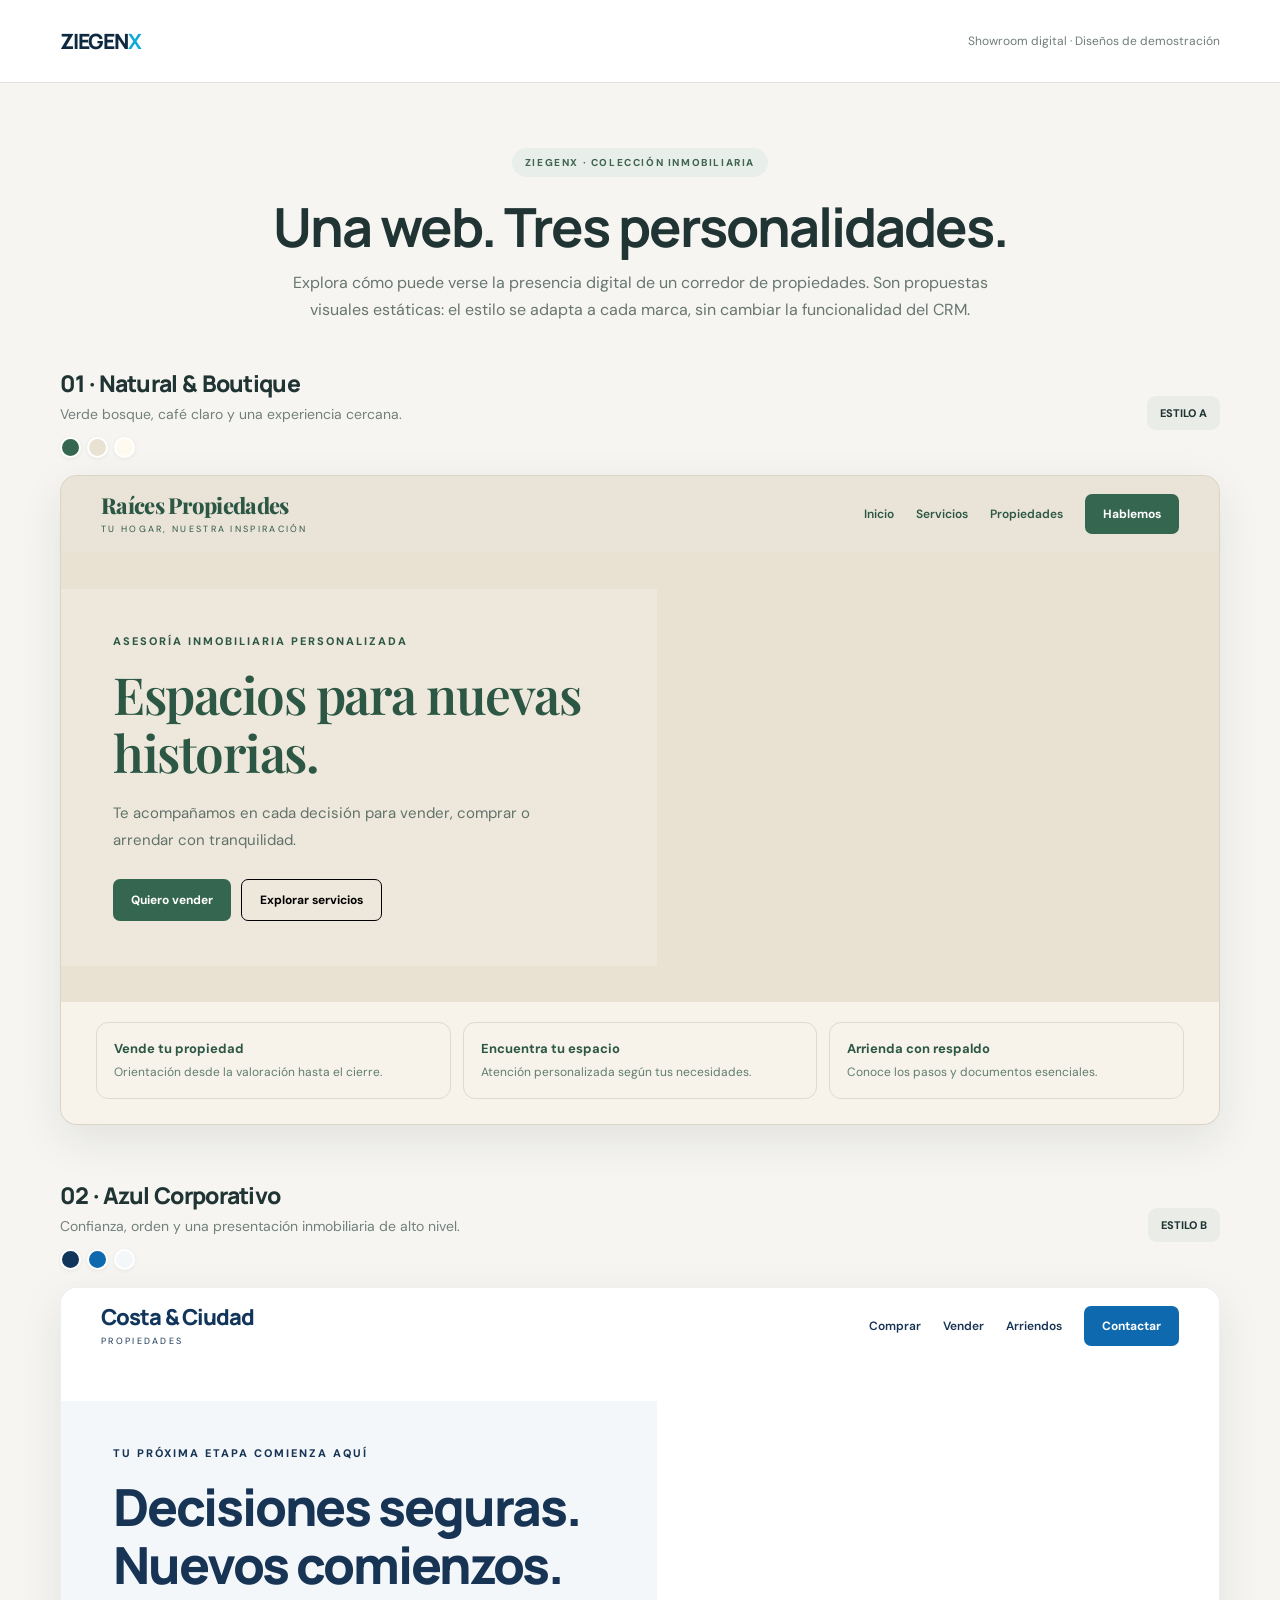
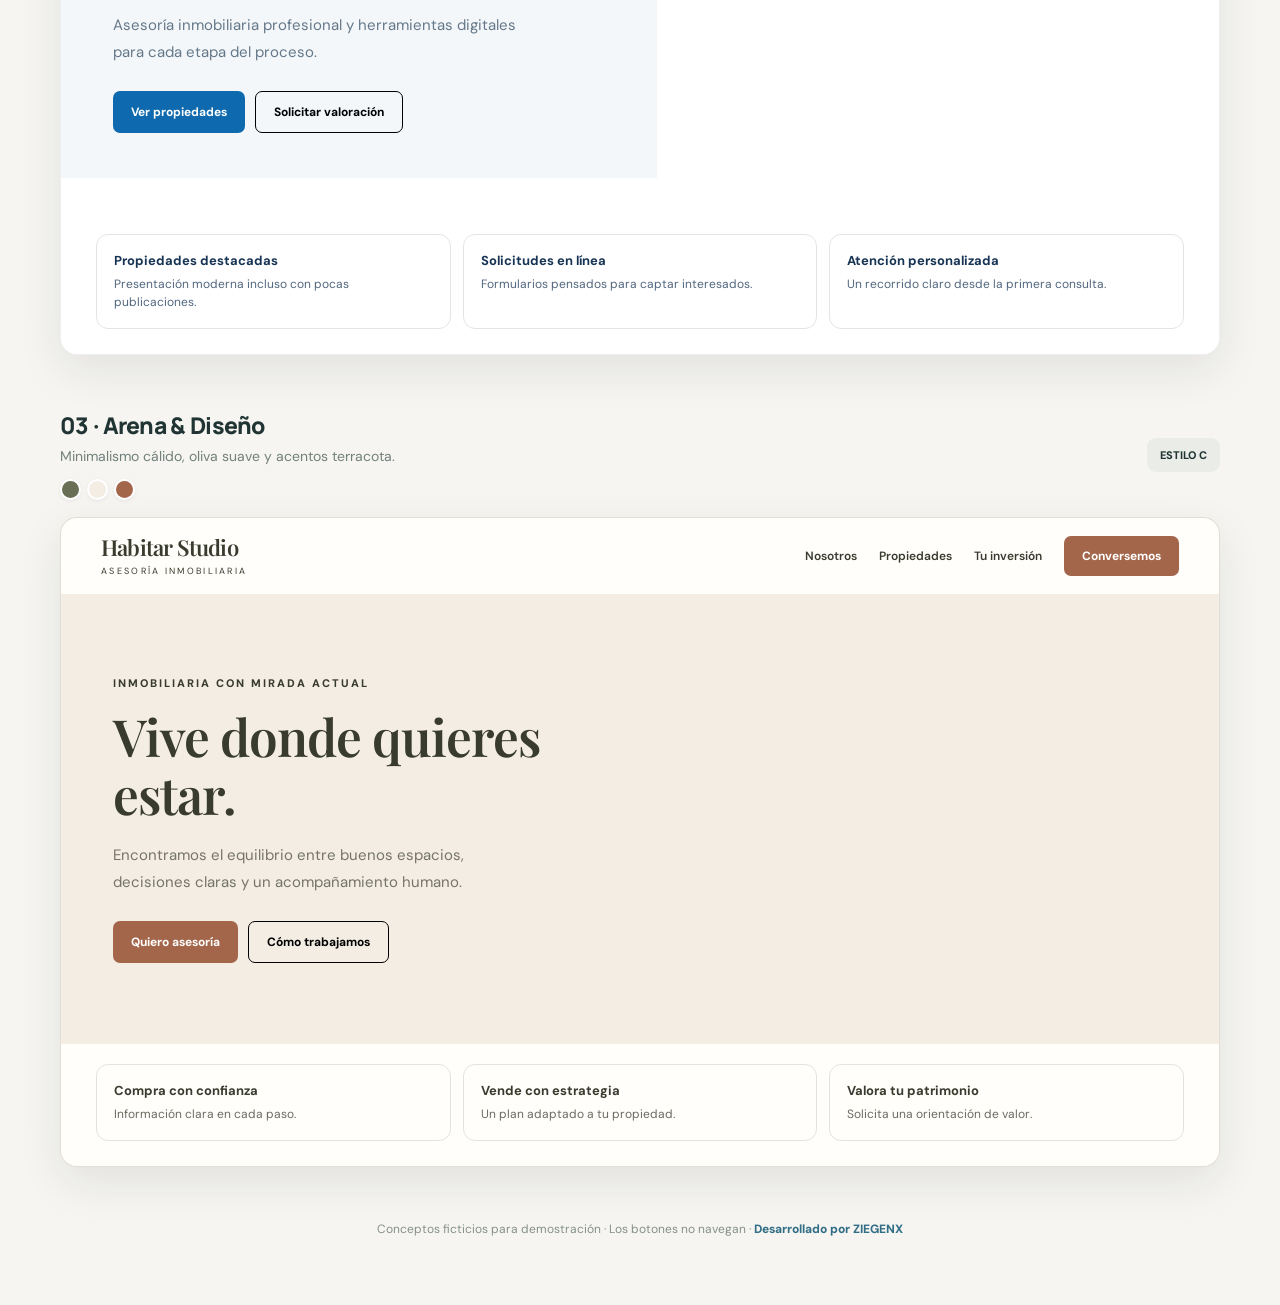
<file: corredor/ejemplos/index.html>
<!doctype html>
<html lang="es">
<head>
<meta charset="utf-8"><meta name="viewport" content="width=device-width, initial-scale=1">
<meta name="theme-color" content="#f5f3ef">
<title>Ejemplos de diseño inmobiliario | ZIEGENX</title>
<meta name="description" content="Tres propuestas visuales de sitios inmobiliarios de demostración, desarrolladas por ZIEGENX.">
<link rel="preconnect" href="https://fonts.googleapis.com">
<link rel="preconnect" href="https://fonts.gstatic.com" crossorigin>
<link href="https://fonts.googleapis.com/css2?family=DM+Sans:wght@400;500;600;700&family=Manrope:wght@400;500;600;700;800&family=Playfair+Display:wght@500;600;700&display=swap" rel="stylesheet">
<style>
:root{font-family:'DM Sans',Arial,sans-serif;color:#203433;background:#f6f5f2;font-synthesis:none}*{box-sizing:border-box}body{margin:0}a{color:inherit}button{font:inherit}.wrap{width:min(1160px,calc(100% - 40px));margin:auto}.top{padding:27px 0;border-bottom:1px solid #e2e2dc;background:#fff}.top .wrap{display:flex;align-items:center;justify-content:space-between;gap:15px}.ziegenx{font-family:Manrope,sans-serif;font-size:21px;letter-spacing:-1px;font-weight:800;color:#0f2941;text-decoration:none}.ziegenx b{color:#0caad7}.top small{font-size:12px;color:#6f7d7a}.intro{padding:65px 0 44px;text-align:center}.tag{display:inline-flex;padding:8px 13px;border-radius:99px;letter-spacing:1.6px;text-transform:uppercase;font-size:10px;font-weight:800;background:#e8efea;color:#416453}.intro h1{font:700 clamp(30px,4.4vw,54px)/1.13 Manrope,Arial,sans-serif;letter-spacing:-2px;margin:19px 0 12px}.intro p{max-width:700px;margin:auto;color:#687671;line-height:1.7}.example{margin:0 auto 54px}.heading{display:flex;align-items:center;justify-content:space-between;gap:18px;margin:0 0 17px}.heading h2{font:800 23px Manrope,sans-serif;letter-spacing:-.7px;margin:0}.heading p{margin:6px 0 0;color:#72807c;font-size:14px}.number{font-size:11px;font-weight:800;background:#e9ece7;padding:10px 13px;border-radius:9px}.showcase{border-radius:17px;overflow:hidden;box-shadow:0 15px 45px rgba(25,35,31,.09);border:1px solid rgba(25,35,31,.07)}.site-nav{display:flex;align-items:center;justify-content:space-between;gap:12px;min-height:76px;padding:15px 40px}.site-brand{line-height:1.08;white-space:nowrap}.site-brand strong{display:block;font-weight:800;font-size:22px;letter-spacing:-.9px}.site-brand span{font-size:9px;text-transform:uppercase;letter-spacing:2.3px}.nav-sample{display:flex;align-items:center;gap:22px;font-size:12px;font-weight:600}.nav-sample span{white-space:nowrap}.fakebutton{border:0;border-radius:7px;padding:12px 18px;font-size:12px;font-weight:700;white-space:nowrap}.hero{min-height:450px;display:grid;grid-template-columns:1.03fr .97fr;align-items:center}.copy{padding:45px 52px;position:relative;z-index:1}.mini{font-size:11px;letter-spacing:2px;text-transform:uppercase;font-weight:800}.copy h3{font-size:clamp(36px,4vw,59px);line-height:1.13;letter-spacing:-2px;margin:18px 0 18px}.copy p{line-height:1.8;font-size:15px;max-width:420px;margin:0 0 25px}.buttons{display:flex;gap:10px;flex-wrap:wrap}.outline{border:1px solid currentColor;background:transparent}.photo{height:450px;position:relative;background-size:cover;background-position:center}.photo:after{content:'';position:absolute;inset:0;pointer-events:none}.after{display:grid;grid-template-columns:repeat(3,1fr);gap:12px;padding:20px 35px 25px}.after div{border:1px solid rgba(24,35,31,.12);border-radius:12px;padding:17px}.after b{display:block;font-size:13px;margin:0 0 6px}.after small{font-size:12px;opacity:.75;line-height:1.5;display:block}.a{background:#e9e2d3;color:#2d5745}.a .site-nav{background:#eae4d8}.a .site-brand strong{font-family:'Playfair Display',serif;letter-spacing:-.7px}.a .copy{background:#eee8dc}.a .copy h3{font-family:'Playfair Display',serif;font-weight:600;letter-spacing:-1.5px}.a .copy p{color:#627269}.a .fakebutton.filled{background:#35664f;color:white}.a .photo{background-image:url('https://images.unsplash.com/photo-1600607687939-ce8a6c25118c?auto=format&fit=crop&w=1250&q=82')}.a .after{background:#f7f3ea}.b{background:#fff;color:#183454}.b .site-nav{background:white}.b .site-brand strong{font-family:Manrope,sans-serif;color:#11355b}.b .copy{background:#f3f7fa}.b .copy h3{font-family:Manrope,sans-serif;font-weight:800}.b .copy p{color:#657889}.b .fakebutton.filled{background:#0e69ae;color:#fff}.b .photo{background-image:url('https://images.unsplash.com/photo-1600566753190-17f0baa2a6c3?auto=format&fit=crop&w=1250&q=82')}.b .after{background:#fff}.c{background:#f3ede3;color:#383b2d}.c .site-nav{background:#fffefa}.c .site-brand strong{font-family:'Playfair Display',serif;letter-spacing:-.8px;font-weight:600}.c .copy{background:#f3ede3}.c .copy h3{font-family:'Playfair Display',serif;font-weight:600;letter-spacing:-1px}.c .copy p{color:#757468}.c .fakebutton.filled{background:#a4664b;color:#fff}.c .photo{background-image:url('https://images.unsplash.com/photo-1600596542815-ffad4c1539a9?auto=format&fit=crop&w=1250&q=82')}.c .after{background:#fffefa}.end{text-align:center;padding:0 0 68px;color:#85908a;font-size:12px}.end a{font-weight:800;text-decoration:none;color:#326e85} .swatches{display:flex;gap:6px;margin-top:14px}.swatches i{width:21px;height:21px;border-radius:50%;border:2px solid #fff;box-shadow:0 1px 4px #0001}
@media(max-width:760px){.wrap{width:min(100% - 24px,1160px)}.intro{padding:43px 0 37px}.intro h1{letter-spacing:-1px}.heading{align-items:start}.heading h2{font-size:19px}.site-nav{padding:15px 20px;min-height:65px}.nav-sample span{display:none}.site-brand strong{font-size:18px}.hero{display:flex;flex-direction:column-reverse;min-height:auto}.photo{width:100%;height:285px}.copy{width:100%;padding:29px 23px 37px}.copy h3{font-size:37px;line-height:1.12;margin:13px 0}.copy p{font-size:14px;line-height:1.6}.after{grid-template-columns:1fr;padding:16px;gap:8px}.after div{padding:13px}.example{margin-bottom:36px}.top small{display:none}}
@media(prefers-reduced-motion:reduce){*,*:before,*:after{scroll-behavior:auto!important}}
</style>
</head>
<body>
<header class="top"><div class="wrap"><a class="ziegenx" href="https://ziegenx.com">ZIEGEN<b>X</b></a><small>Showroom digital · Diseños de demostración</small></div></header>
<main class="wrap">
<section class="intro"><span class="tag">ZIEGENX · Colección inmobiliaria</span><h1>Una web. Tres personalidades.</h1><p>Explora cómo puede verse la presencia digital de un corredor de propiedades. Son propuestas visuales estáticas: el estilo se adapta a cada marca, sin cambiar la funcionalidad del CRM.</p></section>
<section class="example"><div class="heading"><div><h2>01 · Natural & Boutique</h2><p>Verde bosque, café claro y una experiencia cercana.</p><div class="swatches"><i style="background:#35664f"></i><i style="background:#e9e2d3"></i><i style="background:#fffaf0"></i></div></div><span class="number">ESTILO A</span></div><div class="showcase a"><div class="site-nav"><div class="site-brand"><strong>Raíces Propiedades</strong><span>Tu hogar, nuestra inspiración</span></div><div class="nav-sample"><span>Inicio</span><span>Servicios</span><span>Propiedades</span><button class="fakebutton filled" type="button">Hablemos</button></div></div><div class="hero"><div class="copy"><div class="mini">ASESORÍA INMOBILIARIA PERSONALIZADA</div><h3>Espacios para nuevas historias.</h3><p>Te acompañamos en cada decisión para vender, comprar o arrendar con tranquilidad.</p><div class="buttons"><button type="button" class="fakebutton filled">Quiero vender</button><button type="button" class="fakebutton outline">Explorar servicios</button></div></div><div class="photo" role="img" aria-label="Interior elegante y cálido de una vivienda"></div></div><div class="after"><div><b>Vende tu propiedad</b><small>Orientación desde la valoración hasta el cierre.</small></div><div><b>Encuentra tu espacio</b><small>Atención personalizada según tus necesidades.</small></div><div><b>Arrienda con respaldo</b><small>Conoce los pasos y documentos esenciales.</small></div></div></div></section>
<section class="example"><div class="heading"><div><h2>02 · Azul Corporativo</h2><p>Confianza, orden y una presentación inmobiliaria de alto nivel.</p><div class="swatches"><i style="background:#11355b"></i><i style="background:#0e69ae"></i><i style="background:#f3f7fa"></i></div></div><span class="number">ESTILO B</span></div><div class="showcase b"><div class="site-nav"><div class="site-brand"><strong>Costa & Ciudad</strong><span>Propiedades</span></div><div class="nav-sample"><span>Comprar</span><span>Vender</span><span>Arriendos</span><button class="fakebutton filled" type="button">Contactar</button></div></div><div class="hero"><div class="copy"><div class="mini">TU PRÓXIMA ETAPA COMIENZA AQUÍ</div><h3>Decisiones seguras. Nuevos comienzos.</h3><p>Asesoría inmobiliaria profesional y herramientas digitales para cada etapa del proceso.</p><div class="buttons"><button type="button" class="fakebutton filled">Ver propiedades</button><button type="button" class="fakebutton outline">Solicitar valoración</button></div></div><div class="photo" role="img" aria-label="Residencia moderna y luminosa"></div></div><div class="after"><div><b>Propiedades destacadas</b><small>Presentación moderna incluso con pocas publicaciones.</small></div><div><b>Solicitudes en línea</b><small>Formularios pensados para captar interesados.</small></div><div><b>Atención personalizada</b><small>Un recorrido claro desde la primera consulta.</small></div></div></div></section>
<section class="example"><div class="heading"><div><h2>03 · Arena & Diseño</h2><p>Minimalismo cálido, oliva suave y acentos terracota.</p><div class="swatches"><i style="background:#696f54"></i><i style="background:#f3ede3"></i><i style="background:#a4664b"></i></div></div><span class="number">ESTILO C</span></div><div class="showcase c"><div class="site-nav"><div class="site-brand"><strong>Habitar Studio</strong><span>Asesoría inmobiliaria</span></div><div class="nav-sample"><span>Nosotros</span><span>Propiedades</span><span>Tu inversión</span><button class="fakebutton filled" type="button">Conversemos</button></div></div><div class="hero"><div class="copy"><div class="mini">INMOBILIARIA CON MIRADA ACTUAL</div><h3>Vive donde quieres estar.</h3><p>Encontramos el equilibrio entre buenos espacios, decisiones claras y un acompañamiento humano.</p><div class="buttons"><button type="button" class="fakebutton filled">Quiero asesoría</button><button type="button" class="fakebutton outline">Cómo trabajamos</button></div></div><div class="photo" role="img" aria-label="Casa de arquitectura contemporánea con jardín"></div></div><div class="after"><div><b>Compra con confianza</b><small>Información clara en cada paso.</small></div><div><b>Vende con estrategia</b><small>Un plan adaptado a tu propiedad.</small></div><div><b>Valora tu patrimonio</b><small>Solicita una orientación de valor.</small></div></div></div></section>
</main><footer class="end">Conceptos ficticios para demostración · Los botones no navegan · <a href="https://ziegenx.com">Desarrollado por ZIEGENX</a></footer>
</body></html>
</file>
